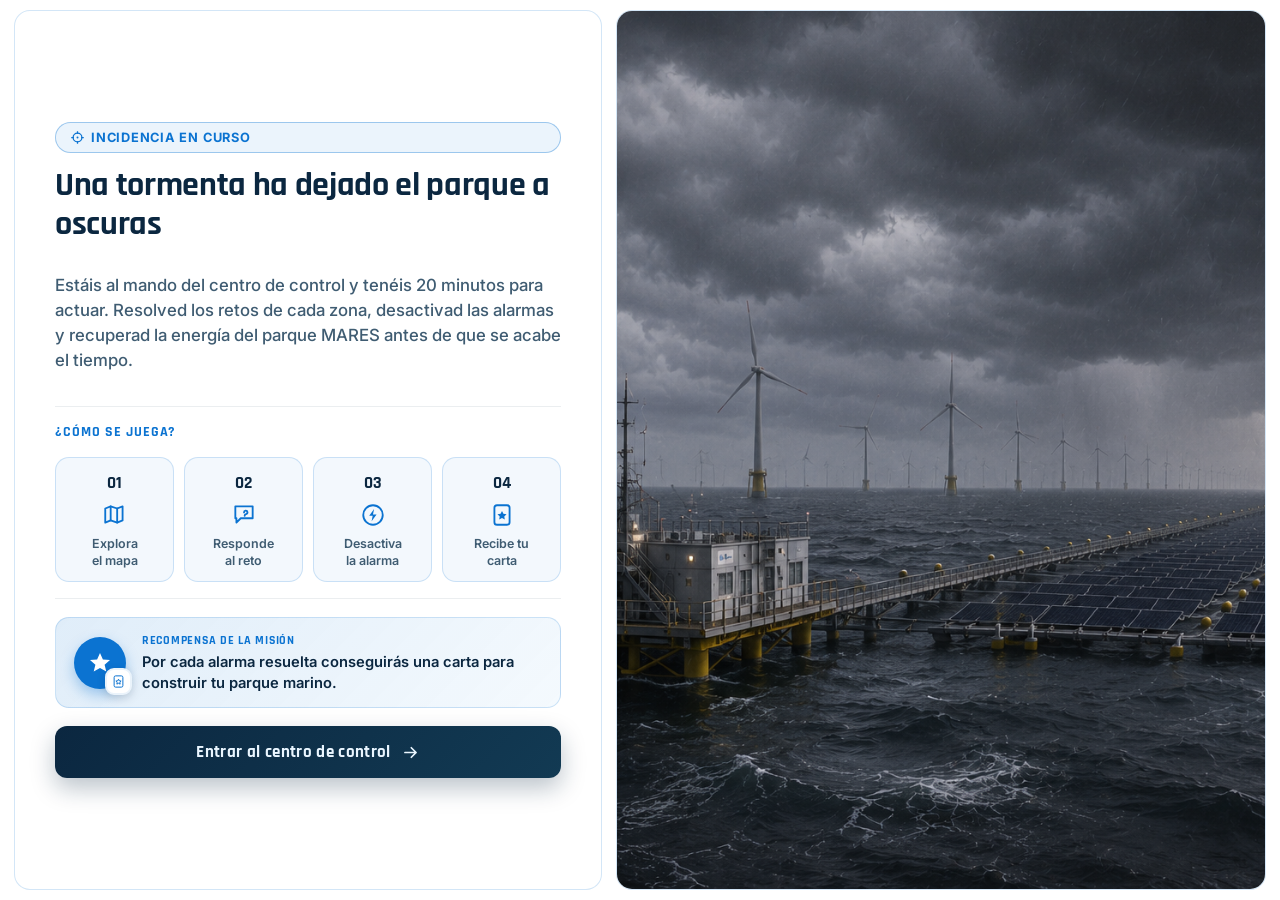
<file: index.html>
<!DOCTYPE html>
<html lang="es">
<head>
  <meta charset="UTF-8" />
  <meta name="viewport" content="width=device-width, initial-scale=1.0" />
  <title>Escape room · MARES</title>
  <link rel="preconnect" href="https://fonts.googleapis.com">
  <link rel="preconnect" href="https://fonts.gstatic.com" crossorigin>
  <link href="https://fonts.googleapis.com/css2?family=Rajdhani:wght@500;600;700&family=Inter:wght@400;500;600;700;800&display=swap" rel="stylesheet">
  <link rel="stylesheet" href="style_mares_pro_v3.css" />
</head>
<body class="screen-start">

<div class="ocean-bg" id="oceanBg" aria-hidden="true"></div>

<div class="app">

  <header class="topbar">
    <div class="brand">
      <div class="brand-icon" aria-hidden="true">
        <svg viewBox="0 0 72 72"><path d="M15 49q6 5 12 0t12 0t12 0t12 0"/><path d="M15 59q6 5 12 0t12 0t12 0t12 0"/><path d="M36 14v27"/><path d="M36 22l16 10"/><path d="M36 22L20 32"/><circle cx="36" cy="22" r="3"/></svg>
      </div>
      <div>
        <h1>Centro de control MARES</h1>
        <p>Parque de energías renovables marinas</p>
      </div>
    </div>
    <div class="hud-right">
      <div class="hud-row-top">
        <div class="status-chip"><span class="status-dot"></span> Sistema en línea</div>
        <div class="timer-chip" id="timerChip">
          <svg viewBox="0 0 24 24" aria-hidden="true"><circle cx="12" cy="13" r="8.5"/><path d="M12 9v4l3 2"/><path d="M9 2h6"/></svg>
          <span id="timerValue">20:00</span>
        </div>
      </div>
      <div class="stats">
        <div class="stat"><span>Alarmas activas</span><strong id="statAlarms">5</strong></div>
        <div class="stat"><span>Energía recuperada</span><strong id="statEnergy">0%</strong></div>
        <div class="stat"><span>Insignias</span><strong id="statBadges">0/5</strong></div>
      </div>
    </div>
  </header>

  <section class="start-screen" id="startScreen">
    <div class="start-grid">
      <div class="panel start-info">
        <span class="kicker"><svg class="kicker-icon" viewBox="0 0 24 24" aria-hidden="true"><circle cx="12" cy="12" r="7"/><path d="M12 2v4M12 18v4M2 12h4M18 12h4"/><circle cx="12" cy="12" r="1.6" fill="currentColor" stroke="none"/></svg>Incidencia en curso</span>
        <h2>Una tormenta ha dejado el parque a oscuras</h2>
        <p>Estáis al mando del centro de control y tenéis 20 minutos para actuar. Resolved los retos de cada zona, desactivad las alarmas y recuperad la energía del parque MARES antes de que se acabe el tiempo.</p>
        <div class="rule-list">
          <h3>¿Cómo se juega?</h3>
          <div class="step-grid">
            <div class="step-card">
              <span class="step-num">01</span>
              <span class="step-icon" aria-hidden="true"><svg viewBox="0 0 24 24"><path d="M3 6l5-2 6 2 5-2v13l-5 2-6-2-5 2z"/><path d="M8 4v13M14 6v13"/></svg></span>
              <span class="step-label">Explora<br>el mapa</span>
            </div>
            <div class="step-card">
              <span class="step-num">02</span>
              <span class="step-icon" aria-hidden="true"><svg viewBox="0 0 24 24"><path d="M4 4h16v11H9l-4 4v-4H4z"/><path d="M12 9.6a1.6 1.6 0 1 1 1.9 1.58c-.75.14-1.3.72-1.3 1.42v.2"/><circle cx="12" cy="15.4" r=".35" fill="currentColor" stroke="none"/></svg></span>
              <span class="step-label">Responde<br>al reto</span>
            </div>
            <div class="step-card">
              <span class="step-num">03</span>
              <span class="step-icon" aria-hidden="true"><svg viewBox="0 0 24 24"><circle cx="12" cy="12" r="9"/><path d="M13 6.5l-4.5 6.3h3.2l-1 5 4.6-6.3h-3.3z" fill="currentColor" stroke="none"/></svg></span>
              <span class="step-label">Desactiva<br>la alarma</span>
            </div>
            <div class="step-card">
              <span class="step-num">04</span>
              <span class="step-icon" aria-hidden="true"><svg viewBox="0 0 24 24"><rect x="5" y="3" width="14" height="18" rx="2.4"/><path d="M12 8.3l1.3 2.6 2.9.4-2.1 2 .5 2.9-2.6-1.4-2.6 1.4.5-2.9-2.1-2 2.9-.4z" fill="currentColor" stroke="none"/></svg></span>
              <span class="step-label">Recibe tu<br>carta</span>
            </div>
          </div>
        </div>
        <div class="reward-note">
          <span class="reward-note-icon" aria-hidden="true">
            <span class="rn-main"><svg viewBox="0 0 24 24"><path d="M12 2l2.9 6.4 7.1.6-5.4 4.7 1.7 6.9L12 16.9 5.7 20.6l1.7-6.9L2 9l7.1-.6z"/></svg></span>
            <span class="rn-badge"><svg viewBox="0 0 24 24"><rect x="5" y="3" width="14" height="18" rx="2.4"/><path d="M12 8.3l1.3 2.6 2.9.4-2.1 2 .5 2.9-2.6-1.4-2.6 1.4.5-2.9-2.1-2 2.9-.4z"/></svg></span>
          </span>
          <div class="reward-note-text">
            <span class="reward-note-title">Recompensa de la misión</span>
            <span>Por cada alarma resuelta conseguirás una carta para construir tu parque marino.</span>
          </div>
        </div>
        <button class="primary" id="startBtn" type="button"><span>Entrar al centro de control</span><svg class="btn-arrow" viewBox="0 0 24 24" aria-hidden="true"><path d="M5 12h14M13 6l6 6-6 6"/></svg></button>
      </div>
      <div class="panel map-card start-preview">
        <img id="mapPreviewSlot" class="map-preview" src="tormenta.png" alt="Vista del parque marino MARES: aerogeneradores flotantes, plataforma solar flotante y dispositivos mareomotrices submarinos"/>
      </div>
    </div>
  </section>

  <div class="hidden" id="gameScreen">
  <main class="layout" id="gameLayout">
    <div class="top-row">
      <section class="question-col" id="questionCol">
        <div class="panel empty-state">
          <h2>Selecciona un sistema del mapa</h2>
          <p>Elige una alarma activa para abrir su ficha técnica con una pregunta y tres posibles respuestas.</p>
        </div>
      </section>

      <section class="map-card panel">
      <div class="map-head">
        <div>
          <h2>Mapa del parque</h2>
        </div>
        <div class="legend">
          <span><i class="dot alarm-dot"></i> Alarma activa</span>
          <span><i class="dot ok-dot"></i> Sistema recuperado</span>
        </div>
      </div>

      <div class="map-frame">
      <svg id="parkMap" viewBox="0 50 1120 710" role="img" aria-label="Mapa operativo del parque marino MARES">
        <defs>
          <pattern id="water" width="80" height="80" patternUnits="userSpaceOnUse">
            <rect width="80" height="80" fill="#0c2536"/>
            <path d="M12 25q10 7 20 0t20 0" class="water-line"/>
            <path d="M34 58q8 5 16 0t16 0" class="water-line soft"/>
          </pattern>
          <filter id="softShadow" x="-20%" y="-20%" width="140%" height="140%">
            <feDropShadow dx="0" dy="6" stdDeviation="7" flood-color="#00121e" flood-opacity="0.35"/>
          </filter>
        </defs>

        <rect x="0" y="0" width="1120" height="760" rx="24" fill="url(#water)"/>

        <g id="zone-solar" class="zone" data-index="1" transform="translate(183 90)">
          <rect width="290" height="290" class="zone-hit"/>
          <g class="asset-grid solar-grid" transform="translate(42 28)"></g>
          <text class="zone-title" x="145" y="270">PLATAFORMAS SOLARES FLOTANTES</text>
        </g>

        <g id="zone-wind" class="zone" data-index="2" transform="translate(648 90)">
          <rect width="290" height="290" class="zone-hit"/>
          <g class="asset-grid wind-grid" transform="translate(42 28)"></g>
          <text class="zone-title" x="145" y="270">AEROGENERADORES FLOTANTES</text>
        </g>

        <g id="zone-sub" class="zone" data-index="3" transform="translate(413 325)">
          <rect width="230" height="160" class="zone-hit"/>
          <g class="substation" transform="translate(38 34)"></g>
          <g class="substation" transform="translate(132 34)"></g>
          <text class="zone-title" x="115" y="135">SUBESTACIONES ELÉCTRICAS</text>
        </g>

        <g id="zone-tide" class="zone" data-index="0" transform="translate(183 430)">
          <rect width="290" height="300" class="zone-hit"/>
          <g class="asset-grid tide-grid" transform="translate(45 22)"></g>
          <text class="zone-title" x="145" y="274">DISPOSITIVOS MAREOMOTRICES</text>
        </g>

        <g id="zone-bio" class="zone" data-index="4" transform="translate(648 430)">
          <rect width="290" height="300" class="zone-hit"/>
          <g class="asset-grid bio-grid" transform="translate(42 22)"></g>
          <text class="zone-title" x="145" y="274">BIODIVERSIDAD MARINA</text>
        </g>
      </svg>
      </div>
      </section>
    </div>

  </main>

  <section class="final panel hidden" id="finale">
    <div class="final-scroll">

      <div class="final-top">
        <div class="final-left">
          <div class="mission-badge" id="missionBadge"></div>
          <h2 id="finalHeadline">Informe final del parque</h2>
          <p id="finalText"></p>

          <div class="energy-card">
            <span class="energy-card-label">Energía restablecida</span>
            <div class="energy-card-row">
              <div class="energy-ring-wrap">
                <svg class="energy-ring" viewBox="0 0 100 100" aria-hidden="true">
                  <circle class="energy-ring-track" cx="50" cy="50" r="42"/>
                  <circle class="energy-ring-fill" id="energyRingFill" cx="50" cy="50" r="42"/>
                </svg>
                <svg class="energy-ring-bolt" viewBox="0 0 24 24" aria-hidden="true"><path d="M13 2L4 14h6l-1 8 9-12h-6l1-8z"/></svg>
              </div>
              <div class="energy-card-value">
                <strong id="finalEnergyValue">0%</strong>
                <span>Producción del parque</span>
              </div>
            </div>
          </div>

          <button class="primary final-restart" id="restartBtn" type="button"><span>Reiniciar misión</span></button>
        </div>

        <div class="final-right">
          <div class="final-photo-frame">
            <img class="final-photo-img" src="parque_vista.png" alt="Vista del parque marino MARES totalmente operativo: aerogeneradores flotantes, plataforma solar flotante y dispositivos mareomotrices submarinos"/>
          </div>
        </div>
      </div>

      <div class="collection">
        <div class="collection-head">
          <div class="collection-head-icon" aria-hidden="true">
            <svg viewBox="0 0 24 24"><rect x="3" y="3" width="7" height="7" rx="1.4"/><rect x="14" y="3" width="7" height="7" rx="1.4"/><rect x="3" y="14" width="7" height="7" rx="1.4"/><rect x="14" y="14" width="7" height="7" rx="1.4"/></svg>
          </div>
          <div>
            <h3>Tu colección MARES</h3>
            <p>Estas son las cartas de tecnología que has conseguido.</p>
          </div>
        </div>
        <div class="collection-body">
          <div class="collection-grid" id="collectionGrid"></div>
          <div class="collection-side">
            <div class="collection-side-icon" aria-hidden="true">★</div>
            <span class="collection-side-kicker">Colección completa</span>
            <strong id="collectionCount">0/5</strong>
            <span class="collection-side-caption">cartas conseguidas</span>
            <p id="collectionNote"></p>
          </div>
        </div>
      </div>
    </div>
  </section>
  </div>

  <div class="modal hidden" id="resultModal" role="dialog" aria-modal="true" aria-labelledby="resultTitle">
    <div class="modal-card">
      <div class="modal-head">
        <div class="modal-icon" id="resultIcon"></div>
        <div>
          <span>Resultado</span>
          <h4 id="resultTitle">Resultado</h4>
        </div>
        <button class="modal-close" id="resultClose" type="button" aria-label="Cerrar">×</button>
      </div>
      <div class="modal-body">
        <p id="resultMsg"></p>
        <button class="primary modal-continue" id="resultContinue" type="button"><span>Continuar</span></button>
      </div>
    </div>
  </div>
  <div class="modal hidden memory-modal" id="memoryModal" role="dialog" aria-modal="true" aria-labelledby="memoryModalTitle">
    <div class="modal-card memory-modal-card">
      <div class="modal-head">
        <div class="modal-icon" aria-hidden="true"><svg viewBox="0 0 24 24"><path d="M2 8h13a2.5 2.5 0 1 0-2-4"/><path d="M2 13h17a2.5 2.5 0 1 1-2 4"/></svg></div>
        <div>
          <span>Actividad</span>
          <h4 id="memoryModalTitle">Memoria · Eólica marina</h4>
        </div>
        <button class="modal-close" id="memoryClose" type="button" aria-label="Cerrar">×</button>
      </div>
      <div class="modal-body memory-modal-body">
        <iframe id="memoryFrame" class="memory-frame" title="Juego de memoria de curiosidades de la eólica marina" src="" loading="lazy"></iframe>
      </div>
    </div>
  </div>
  <div class="modal hidden memory-modal puzzle-modal" id="puzzleModal" role="dialog" aria-modal="true" aria-labelledby="puzzleModalTitle">
    <div class="modal-card memory-modal-card puzzle-modal-card">
      <div class="modal-head">
        <div class="modal-icon" aria-hidden="true"><svg viewBox="0 0 24 24"><path d="M4 4h7v7H4zM13 4h7v7h-7zM4 13h7v7H4zM13 13h7v7h-7z"/></svg></div>
        <div>
          <span>Actividad</span>
          <h4 id="puzzleModalTitle">Puzle · Parque marino</h4>
        </div>
        <button class="modal-close" id="puzzleClose" type="button" aria-label="Cerrar">×</button>
      </div>
      <div class="modal-body memory-modal-body">
        <iframe id="puzzleFrame" class="memory-frame puzzle-frame" title="Puzle del parque marino híbrido" src="" loading="lazy"></iframe>
      </div>
    </div>
  </div>
</div>
<script src="app_mares_pro_v3.js"></script>
</body>
</html>
</file>
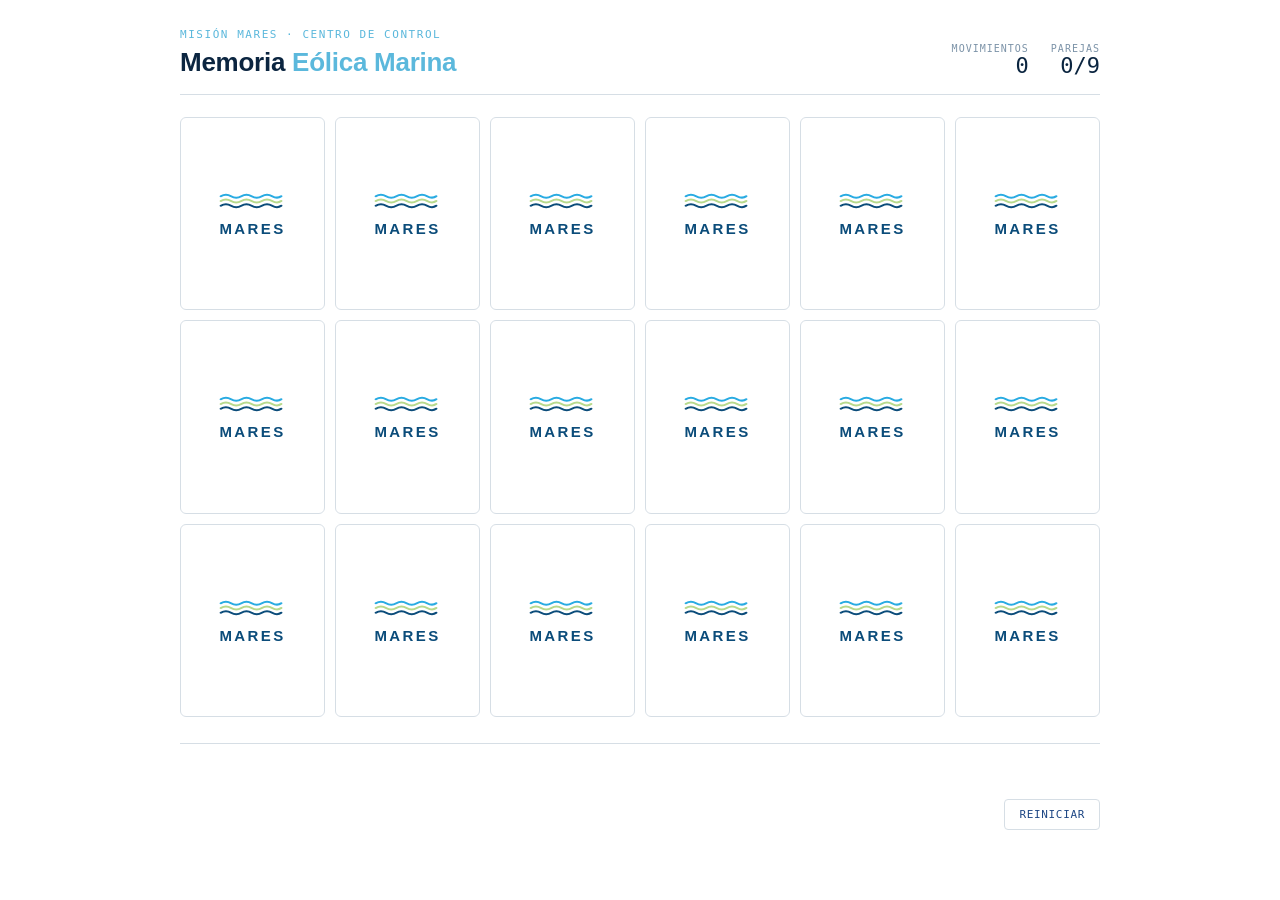
<file: memoria_eolica.html>
<!DOCTYPE html>
<html lang="es">
<head>
<meta charset="UTF-8">
<meta name="viewport" content="width=device-width, initial-scale=1.0">
<title>Memoria · Eólica Marina</title>
<style>
  :root{
    --blue-deep:#0B2540;
    --blue:#1E4785;
    --blue-light:#5BB8DC;
    --ink:#16304A;
    --muted:#7C93A8;
    --border:#D6DEE5;
    --soft:#F4F7FA;
    --white:#FFFFFF;
    --amber:#F2A93B;
    --mono: ui-monospace, "SF Mono", "JetBrains Mono", Consolas, monospace;
    --sans: -apple-system, "Segoe UI", "Inter", Helvetica, Arial, sans-serif;
  }

  *{ box-sizing:border-box; }

  body{
    margin:0;
    min-height:100vh;
    background:var(--white);
    color:var(--ink);
    font-family:var(--sans);
    padding:28px 16px 60px;
    display:flex;
    flex-direction:column;
    align-items:center;
  }

  /* ---------- HEADER ---------- */
  .console{
    width:100%;
    max-width:920px;
  }

  .console-top{
    display:flex;
    justify-content:space-between;
    align-items:flex-end;
    flex-wrap:wrap;
    gap:14px;
    border-bottom:1px solid var(--border);
    padding-bottom:16px;
    margin-bottom:22px;
  }

  .eyebrow{
    font-family:var(--mono);
    font-size:11px;
    letter-spacing:.14em;
    color:var(--blue-light);
    text-transform:uppercase;
    margin:0 0 6px;
  }

  h1{
    margin:0;
    font-size:26px;
    font-weight:700;
    letter-spacing:-0.01em;
    color:var(--blue-deep);
  }

  h1 span{ color:var(--blue-light); }

  .readouts{
    display:flex;
    gap:22px;
    font-family:var(--mono);
  }

  .readout{ text-align:right; }
  .readout .label{
    font-size:10px;
    letter-spacing:.1em;
    color:var(--muted);
    text-transform:uppercase;
    display:block;
  }
  .readout .value{
    font-size:22px;
    color:var(--blue-deep);
    line-height:1.1;
  }

  /* ---------- GRID ---------- */
  .grid{
    display:grid;
    grid-template-columns:repeat(6, 1fr);
    gap:10px;
    width:100%;
    max-width:920px;
  }

  @media (max-width:720px){
    .grid{ grid-template-columns:repeat(3, 1fr); }
  }

  .card{
    perspective:900px;
    aspect-ratio: 3 / 4;
  }

  .card-inner{
    position:relative;
    width:100%;
    height:100%;
    transition:transform .45s cubic-bezier(.4,.2,.2,1);
    transform-style:preserve-3d;
    cursor:pointer;
  }

  .card.flipped .card-inner{ transform:rotateY(180deg); }
  .card.matched .card-inner{ cursor:default; }

  .face{
    position:absolute;
    inset:0;
    border-radius:6px;
    display:flex;
    flex-direction:column;
    align-items:center;
    justify-content:center;
    backface-visibility:hidden;
    padding:8px;
    text-align:center;
  }

  .face-back{
    background:var(--white);
    border:1px solid var(--border);
  }

  .face-back .logo{
    font-family:var(--sans);
    font-weight:700;
    font-size:15px;
    letter-spacing:.16em;
    color:#0B4C7A;
  }

  .logo-block{
    display:inline-flex;
    flex-direction:column;
    align-items:flex-start;
  }

  .face-back .logo-mark{
    width:64px;
    height:22px;
    margin-bottom:8px;
    display:block;
  }

  .face-front{
    background:var(--soft);
    color:var(--ink);
    transform:rotateY(180deg);
    border:1px solid #C9D6E0;
  }

  .card.matched .face-front{
    background:#EAF6EE;
    border-color:#8FCB9F;
  }

  .face-front .icon{
    width:34px;
    height:34px;
    color:var(--blue);
    margin-bottom:6px;
  }

  .card.matched .face-front .icon{ color:#2F8F4E; }

  .face-front .txt{
    font-size:10.5px;
    line-height:1.28;
    color:var(--ink);
  }

  .face-front .tag{
    font-family:var(--mono);
    font-size:8.5px;
    letter-spacing:.08em;
    color:var(--muted);
    text-transform:uppercase;
    margin-bottom:3px;
  }

  /* ---------- LOG / FEED ---------- */
  .feed{
    margin-top:26px;
    width:100%;
    max-width:920px;
    border-top:1px solid var(--border);
    padding-top:14px;
    min-height:40px;
  }
  .feed-line{
    font-family:var(--mono);
    font-size:12px;
    color:var(--blue);
    opacity:0;
    animation:fadein .3s forwards;
  }
  @keyframes fadein{ to{ opacity:1; } }

  /* ---------- WIN OVERLAY ---------- */
  .overlay{
    position:fixed;
    inset:0;
    background:rgba(11,37,64,0.55);
    display:none;
    align-items:center;
    justify-content:center;
    padding:20px;
    z-index:10;
  }
  .overlay.show{ display:flex; }

  .panel{
    background:var(--white);
    color:var(--ink);
    border-radius:8px;
    border:1px solid var(--border);
    padding:32px 28px;
    max-width:400px;
    text-align:center;
  }
  .panel .eyebrow{ color:var(--blue); }
  .panel h2{ margin:6px 0 10px; font-size:22px; color:var(--blue-deep); }
  .panel p{ font-size:14px; color:var(--muted); margin:0 0 20px; line-height:1.5;}

  .btn{
    font-family:var(--mono);
    font-size:12px;
    letter-spacing:.06em;
    text-transform:uppercase;
    background:var(--blue);
    color:white;
    border:none;
    padding:11px 22px;
    border-radius:4px;
    cursor:pointer;
  }
  .btn:hover{ background:var(--blue-deep); }

  .restart-wrap{
    width:100%;
    max-width:920px;
    display:flex;
    justify-content:flex-end;
    margin-top:16px;
  }
  .restart{
    font-family:var(--mono);
    font-size:11px;
    letter-spacing:.06em;
    text-transform:uppercase;
    background:transparent;
    color:var(--blue);
    border:1px solid var(--border);
    padding:8px 14px;
    border-radius:4px;
    cursor:pointer;
  }
  .restart:hover{ border-color:var(--blue); }
</style>
</head>
<body>

<div class="console">
  <div class="console-top">
    <div>
      <p class="eyebrow">Misión MARES · Centro de control</p>
      <h1>Memoria <span>Eólica Marina</span></h1>
    </div>
    <div class="readouts">
      <div class="readout">
        <span class="label">Movimientos</span>
        <span class="value" id="moves">0</span>
      </div>
      <div class="readout">
        <span class="label">Parejas</span>
        <span class="value"><span id="matches">0</span>/9</span>
      </div>
    </div>
  </div>

  <div class="grid" id="grid"></div>

  <div class="feed" id="feed"></div>

  <div class="restart-wrap">
    <button class="restart" id="restart">Reiniciar</button>
  </div>
</div>

<div class="overlay" id="overlay">
  <div class="panel">
    <p class="eyebrow">Sistema estabilizado</p>
    <h2>Todas las parejas encontradas</h2>
    <p id="summary">Has resuelto las 9 curiosidades de la eólica marina.</p>
    <button class="btn" id="playAgain">Jugar de nuevo</button>
  </div>
</div>

<script>
const ICONS = {
  viento: `<svg viewBox="0 0 24 24" fill="none" stroke="currentColor" stroke-width="1.6" stroke-linecap="round"><path d="M2 8h13a2.5 2.5 0 1 0-2-4"/><path d="M2 13h17a2.5 2.5 0 1 1-2 4"/><path d="M2 18h9a2 2 0 1 0-1.6-3.2"/></svg>`,
  palas: `<svg viewBox="0 0 24 24" fill="none" stroke="currentColor" stroke-width="1.6" stroke-linecap="round" stroke-linejoin="round"><circle cx="12" cy="12" r="1.6" fill="currentColor" stroke="none"/><path d="M12 12C12 7 10 3 7 2c-1 3 1 7 5 10Z"/><path d="M12 12c4.5 1.5 8 1 9-2-2.5-2-6.5-1.5-9 2Z"/><path d="M12 12c-2 4-1.5 7.5 2 9.5 1.5-3-.5-7-2-9.5Z"/></svg>`,
  gondola: `<svg viewBox="0 0 24 24" fill="none" stroke="currentColor" stroke-width="1.6" stroke-linecap="round" stroke-linejoin="round"><rect x="4" y="9" width="14" height="6" rx="1.5"/><path d="M18 12h3"/><path d="M6 9V6.5"/><circle cx="9" cy="12" r="1"/></svg>`,
  rotor: `<svg viewBox="0 0 24 24" fill="none" stroke="currentColor" stroke-width="1.6" stroke-linecap="round"><circle cx="12" cy="12" r="9"/><path d="M12 3v9l6 4"/></svg>`,
  torre: `<svg viewBox="0 0 24 24" fill="none" stroke="currentColor" stroke-width="1.6" stroke-linecap="round" stroke-linejoin="round"><path d="M10 2h4l1 19H9L10 2Z"/><path d="M9.4 8h5.2"/><path d="M8.8 14h6.4"/></svg>`,
  flotador: `<svg viewBox="0 0 24 24" fill="none" stroke="currentColor" stroke-width="1.6" stroke-linecap="round" stroke-linejoin="round"><path d="M11 2v9"/><rect x="6" y="11" width="10" height="5" rx="1"/><path d="M2 20c1.5-1.5 3-1.5 4.5 0s3 1.5 4.5 0 3-1.5 4.5 0 3 1.5 4.5 0"/></svg>`,
  palanegra: `<svg viewBox="0 0 24 24" fill="none" stroke="currentColor" stroke-width="1.6" stroke-linecap="round" stroke-linejoin="round"><circle cx="12" cy="12" r="1.6" fill="currentColor" stroke="none"/><path d="M12 12C12 7 10 3 7 2c-1 3 1 7 5 10Z" fill="currentColor" fill-opacity="0.85"/><path d="M12 12c4.5 1.5 8 1 9-2-2.5-2-6.5-1.5-9 2Z"/><path d="M12 12c-2 4-1.5 7.5 2 9.5 1.5-3-.5-7-2-9.5Z"/></svg>`,
  mantenimiento: `<svg viewBox="0 0 24 24" fill="none" stroke="currentColor" stroke-width="1.6" stroke-linecap="round" stroke-linejoin="round"><path d="M14.7 6.3a4 4 0 1 0-5.4 5.4L3 18l3 3 6.3-6.3a4 4 0 0 0 5.4-5.4l-2.6 2.6-2-2 2.6-2.6Z"/></svg>`,
  vidautil: `<svg viewBox="0 0 24 24" fill="none" stroke="currentColor" stroke-width="1.6" stroke-linecap="round" stroke-linejoin="round"><circle cx="12" cy="13" r="8"/><path d="M12 9v4l3 2"/><path d="M9 2h6"/></svg>`
};

const ITEMS = [
  { key:"viento", tag:"Viento en el mar", txt:"Más fuerte y constante que en tierra: no encuentra montañas, edificios ni árboles que lo frenen." },
  { key:"palas", tag:"Palas", txt:"Giran despacio a simple vista, pero la punta puede alcanzar más de 300 km/h." },
  { key:"gondola", tag:"Góndola", txt:"Es la \u201ccabeza\u201d del aerogenerador: gira sola para orientarse siempre de frente al viento." },
  { key:"rotor", tag:"Rotor", txt:"Conecta las palas con la góndola y transforma el giro del viento en movimiento mecánico." },
  { key:"torre", tag:"Torre", txt:"La más alta alcanza\n185 metros: como un edificio de 58 pisos." },
  { key:"flotador", tag:"Plataforma", txt:"En el mar no hace falta clavar la turbina al fondo: flota y se ancla con cadenas al lecho marino." },
  { key:"palanegra", tag:"Aves", txt:"Pintar una pala de negro reduce hasta un 70% las colisiones de aves al girar." },
  { key:"mantenimiento", tag:"Mantenimiento", txt:"Los técnicos suben a la góndola en ascensores o helicóptero y, a veces por escaleras." },
  { key:"vidautil", tag:"Vida útil", txt:"Suele diseñarse para funcionar unos 25-30 años antes de ser sustituido o reacondicionado." }
];

let deck = [];
let flippedCards = [];
let matchedCount = 0;
let moveCount = 0;
let lockBoard = false;

const grid = document.getElementById("grid");
const movesEl = document.getElementById("moves");
const matchesEl = document.getElementById("matches");
const feedEl = document.getElementById("feed");
const overlay = document.getElementById("overlay");

function shuffle(arr){
  for(let i = arr.length - 1; i > 0; i--){
    const j = Math.floor(Math.random() * (i + 1));
    [arr[i], arr[j]] = [arr[j], arr[i]];
  }
  return arr;
}

function buildDeck(){
  const pairs = [];
  ITEMS.forEach(item => {
    pairs.push({ key:item.key, type:"icon", tag:item.tag, txt:item.tag });
    pairs.push({ key:item.key, type:"text", tag:item.tag, txt:item.txt });
  });
  return shuffle(pairs);
}

function logLine(text){
  const line = document.createElement("div");
  line.className = "feed-line";
  line.textContent = text;
  feedEl.prepend(line);
  while(feedEl.children.length > 4){
    feedEl.removeChild(feedEl.lastChild);
  }
}

function render(){
  grid.innerHTML = "";
  deck.forEach((item, index) => {
    const card = document.createElement("div");
    card.className = "card";
    card.dataset.index = index;

    const inner = document.createElement("div");
    inner.className = "card-inner";

    const back = document.createElement("div");
    back.className = "face face-back";
    back.innerHTML = `
      <div class="logo-block">
        <svg class="logo-mark" viewBox="-3 -3 106 46" fill="none" stroke-linecap="round" preserveAspectRatio="none">
          <path d="M0,10 Q8.5,4 17,10 T34,10 T51,10 T68,10 T85,10 T100,10" stroke="#29ABE2" stroke-width="4.2"/>
          <path d="M0,20 Q8.5,14 17,20 T34,20 T51,20 T68,20 T85,20 T100,20" stroke="#B7D98C" stroke-width="4.2"/>
          <path d="M0,30 Q8.5,24 17,30 T34,30 T51,30 T68,30 T85,30 T100,30" stroke="#0B4C7A" stroke-width="4.2"/>
        </svg>
        <span class="logo">MARES</span>
      </div>`;

    const front = document.createElement("div");
    front.className = "face face-front";

    if(item.type === "icon"){
      front.innerHTML = `<span class="icon">${ICONS[item.key]}</span><span class="txt">${item.tag}</span>`;
    } else {
      front.innerHTML = `<span class="tag">${item.tag}</span><span class="txt">${item.txt}</span>`;
    }

    inner.appendChild(back);
    inner.appendChild(front);
    card.appendChild(inner);
    card.addEventListener("click", () => onCardClick(card, item));
    grid.appendChild(card);
  });
}

function onCardClick(card, item){
  if(lockBoard) return;
  if(card.classList.contains("flipped") || card.classList.contains("matched")) return;
  if(flippedCards.length === 2) return;

  card.classList.add("flipped");
  flippedCards.push({ card, item });

  if(flippedCards.length === 2){
    moveCount++;
    movesEl.textContent = moveCount;
    checkMatch();
  }
}

function checkMatch(){
  const [a, b] = flippedCards;
  if(a.item.key === b.item.key){
    lockBoard = true;
    setTimeout(() => {
      a.card.classList.add("matched");
      b.card.classList.add("matched");
      matchedCount++;
      matchesEl.textContent = matchedCount;
      logLine(`✓ Pareja confirmada: ${a.item.tag}`);
      flippedCards = [];
      lockBoard = false;
      if(matchedCount === ITEMS.length){
        setTimeout(showWin, 500);
      }
    }, 400);
  } else {
    lockBoard = true;
    setTimeout(() => {
      a.card.classList.remove("flipped");
      b.card.classList.remove("flipped");
      flippedCards = [];
      lockBoard = false;
    }, 800);
  }
}

function showWin(){
  document.getElementById("summary").textContent =
    `Has resuelto las 9 curiosidades de la eólica marina en ${moveCount} movimientos.`;
  overlay.classList.add("show");
}

function startGame(){
  deck = buildDeck();
  flippedCards = [];
  matchedCount = 0;
  moveCount = 0;
  lockBoard = false;
  movesEl.textContent = 0;
  matchesEl.textContent = 0;
  feedEl.innerHTML = "";
  overlay.classList.remove("show");
  render();
}

document.getElementById("restart").addEventListener("click", startGame);
document.getElementById("playAgain").addEventListener("click", startGame);

startGame();
</script>
</body>
</html>
</file>
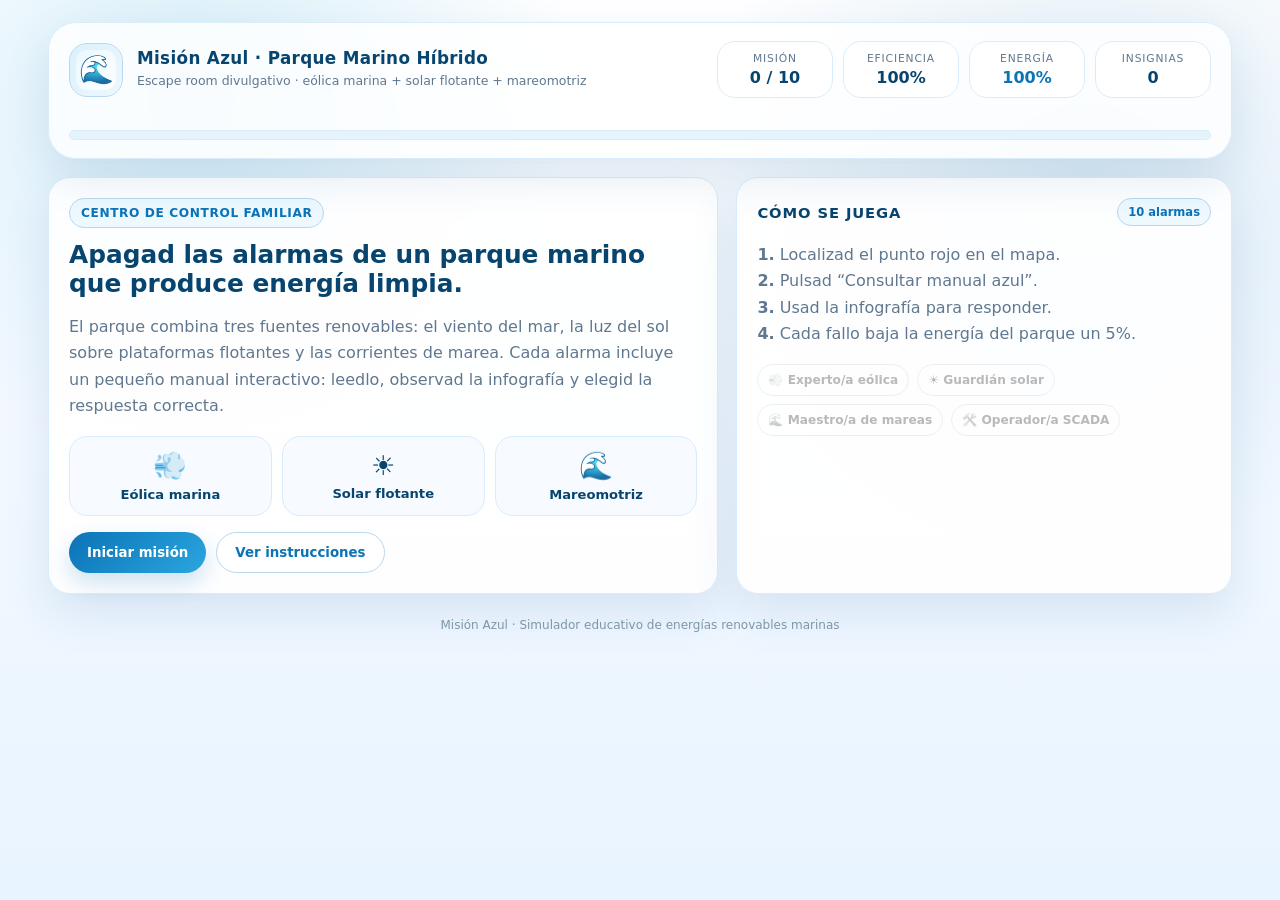
<file: mision_azul_interactiva.html>
<!DOCTYPE html>
<html lang="es">
<head>
<meta charset="UTF-8">
<meta name="viewport" content="width=device-width, initial-scale=1.0">
<title>Misión Azul · Escape Room Parque Marino Híbrido</title>
<style>
:root{
  --bg:#f4f9ff;
  --bg2:#e8f4ff;
  --panel:#ffffff;
  --panel2:#f7fbff;
  --ink:#12344d;
  --muted:#5f7890;
  --line:#b8d8ef;
  --line2:#d9ecfb;
  --blue:#0b73b7;
  --blue2:#2aa6df;
  --deep:#07456f;
  --ok:#1f9d66;
  --warn:#f59e0b;
  --bad:#e05252;
  --shadow:0 18px 45px rgba(35,102,150,.13);
  --radius:22px;
  --font:Inter, ui-sans-serif, system-ui, -apple-system, BlinkMacSystemFont, "Segoe UI", sans-serif;
}
*{box-sizing:border-box}
html,body{margin:0;padding:0}
body{
  min-height:100vh;
  background:
    radial-gradient(circle at 15% 10%, rgba(42,166,223,.18), transparent 28%),
    radial-gradient(circle at 85% 20%, rgba(11,115,183,.12), transparent 30%),
    linear-gradient(180deg, #ffffff 0%, var(--bg) 42%, var(--bg2) 100%);
  color:var(--ink);
  font-family:var(--font);
}
button,input{font-family:inherit}
.wrap{max-width:1220px;margin:0 auto;padding:22px 18px 70px}
.topbar{
  display:flex;justify-content:space-between;align-items:center;gap:18px;flex-wrap:wrap;
  background:rgba(255,255,255,.82);backdrop-filter: blur(10px);
  border:1px solid var(--line2);border-radius:28px;padding:18px 20px;box-shadow:var(--shadow)
}
.brand{display:flex;gap:14px;align-items:center}
.logo{
  width:54px;height:54px;border-radius:18px;background:linear-gradient(135deg,#e8f7ff,#fff);
  display:grid;place-items:center;border:1px solid var(--line);font-size:28px;box-shadow:inset 0 0 0 6px rgba(42,166,223,.08)
}
.brand h1{font-size:1.05rem;margin:0;color:var(--deep);letter-spacing:.02em}
.brand p{font-size:.78rem;margin:3px 0 0;color:var(--muted)}
.stats{display:flex;gap:10px;flex-wrap:wrap}
.stat{background:var(--panel);border:1px solid var(--line2);border-radius:18px;padding:10px 14px;min-width:116px;text-align:center}
.stat .lbl{display:block;color:var(--muted);font-size:.67rem;text-transform:uppercase;letter-spacing:.08em;margin-bottom:3px}
.stat .val{font-weight:800;color:var(--deep)}
.stat .val.warn{color:var(--blue)}
.progressbar{width:100%;height:10px;background:#e5f3fd;border-radius:999px;overflow:hidden;margin-top:14px;border:1px solid var(--line2)}
.progressbar span{display:block;height:100%;width:0%;background:linear-gradient(90deg,var(--blue),var(--blue2));border-radius:999px;transition:width .45s ease}
.panel{background:rgba(255,255,255,.94);border:1px solid var(--line2);border-radius:var(--radius);box-shadow:var(--shadow);padding:20px}
.intro{margin-top:18px;display:grid;grid-template-columns:1fr;gap:18px}
@media(min-width:900px){.intro{grid-template-columns:1.15fr .85fr}}
.kicker{display:inline-flex;gap:7px;align-items:center;color:var(--blue);background:#edf8ff;border:1px solid var(--line);border-radius:999px;padding:7px 11px;font-size:.76rem;font-weight:800;text-transform:uppercase;letter-spacing:.05em}
h2{margin:13px 0 10px;color:var(--deep);font-size:1.55rem;line-height:1.15}
p{line-height:1.65;color:var(--muted)}
.btn{border:0;border-radius:999px;background:linear-gradient(135deg,var(--blue),var(--blue2));color:white;font-weight:800;padding:12px 18px;cursor:pointer;box-shadow:0 10px 22px rgba(11,115,183,.2)}
.btn:hover{filter:brightness(1.04);transform:translateY(-1px)}
.btn.ghost{background:white;color:var(--blue);border:1px solid var(--line);box-shadow:none}
.btn.soft{background:#edf8ff;color:var(--deep);border:1px solid var(--line);box-shadow:none}
.actions{display:flex;gap:10px;flex-wrap:wrap;margin-top:16px}
.mini-cards{display:grid;grid-template-columns:repeat(3,1fr);gap:10px;margin-top:14px}
.mini{background:var(--panel2);border:1px solid var(--line2);border-radius:18px;padding:13px;text-align:center;color:var(--deep);font-weight:800;font-size:.82rem}
.mini span{display:block;font-size:1.7rem;margin-bottom:5px}
.game{display:grid;grid-template-columns:1fr;gap:18px;margin-top:18px}
@media(min-width:980px){.game{grid-template-columns:1.25fr .95fr}}
.panel-title{display:flex;align-items:center;justify-content:space-between;gap:10px;margin-bottom:12px}
.panel-title h3{margin:0;color:var(--deep);font-size:.92rem;text-transform:uppercase;letter-spacing:.06em}.badge{font-size:.72rem;color:var(--blue);background:#edf8ff;border:1px solid var(--line);border-radius:999px;padding:6px 10px;font-weight:800}
#mapPanel svg{width:100%;height:auto;display:block;background:linear-gradient(#fbfdff,#eef8ff);border:1px solid var(--line2);border-radius:20px;overflow:hidden}
.sea-line{stroke:#cfe8f9;stroke-width:1;fill:none}.coast{fill:#fff;stroke:#b7d8ef;stroke-width:2}.cable{stroke:#8fc5e8;stroke-width:2;fill:none;stroke-dasharray:5 6}.node text{font-size:12px;fill:#59768f;font-weight:700}.node .ring{fill:#fff;stroke:#98cfee;stroke-width:3}.node .icon{font-size:25px}.node.active .ring{stroke:var(--bad);animation:pulse 1.3s infinite}.node.active text{fill:var(--bad)}.node.done .ring{stroke:var(--ok);fill:#effff7}.node.done text{fill:var(--ok)}@keyframes pulse{0%{stroke-width:3;opacity:1}50%{stroke-width:9;opacity:.35}100%{stroke-width:3;opacity:1}}
.incident-head{border-bottom:1px solid var(--line2);padding-bottom:13px;margin-bottom:14px}.phase{display:inline-block;font-size:.72rem;color:var(--blue);background:#edf8ff;border:1px solid var(--line);padding:6px 10px;border-radius:999px;font-weight:800;margin-bottom:9px}.incident-head h2{font-size:1.18rem;margin:0 0 8px}.scenario{margin:0;color:var(--muted);font-size:.91rem}
.learn-toggle{width:100%;display:flex;justify-content:space-between;align-items:center;gap:12px;background:#f1f9ff;border:1px solid var(--line);border-radius:18px;padding:13px 15px;color:var(--deep);font-weight:900;cursor:pointer;margin:12px 0}.learn-toggle span:last-child{font-size:1.2rem}.learn-card{display:none;background:linear-gradient(180deg,#ffffff,#f4fbff);border:1px solid var(--line2);border-radius:20px;padding:15px;margin-bottom:14px}.learn-card.show{display:block;animation:open .22s ease}@keyframes open{from{opacity:0;transform:translateY(-4px)}to{opacity:1;transform:translateY(0)}}.learn-grid{display:grid;grid-template-columns:1fr;gap:12px}@media(min-width:620px){.learn-grid{grid-template-columns:.88fr 1.12fr}}.learn-card h4{margin:0 0 8px;color:var(--blue);font-size:.96rem}.learn-card p{font-size:.86rem;margin:0 0 10px}.fact{background:#edf8ff;border-left:4px solid var(--blue2);border-radius:14px;padding:10px 12px;font-size:.82rem;color:var(--deep);line-height:1.5}.info-svg{background:white;border:1px solid var(--line2);border-radius:18px;padding:8px}.info-svg svg{width:100%;height:auto;display:block}.options{display:grid;gap:9px;margin-top:12px}.opt{text-align:left;background:white;border:1px solid var(--line);border-radius:17px;padding:13px 14px;color:var(--ink);cursor:pointer;font-size:.9rem;line-height:1.42}.opt:hover{border-color:var(--blue2);background:#f6fbff}.opt .letter{display:inline-grid;place-items:center;width:26px;height:26px;border-radius:50%;background:#edf8ff;color:var(--blue);font-weight:900;margin-right:8px}.opt.right{border-color:var(--ok);background:#f1fff8}.opt.wrong{border-color:var(--bad);background:#fff5f5}.opt:disabled{cursor:default;opacity:.83}.feedback{display:none;margin-top:12px;border-radius:17px;padding:13px;line-height:1.55;font-size:.86rem}.feedback.show{display:block}.feedback.ok{background:#f1fff8;border:1px solid #aee4ca;color:#17633f}.feedback.err{background:#fff8ed;border:1px solid #f4cf95;color:#7a4c0a}.hint{display:none;margin-top:10px;color:var(--deep);background:#f8fcff;border:1px dashed var(--line);border-radius:16px;padding:11px;font-size:.82rem}.hint.show{display:block}.log-list{display:grid;gap:8px;max-height:260px;overflow:auto}.log-entry{background:#f7fbff;border:1px solid var(--line2);border-radius:14px;padding:9px 11px;font-size:.78rem;color:var(--muted);line-height:1.4}.empty{color:#91a6b8;font-size:.86rem}.badges{display:flex;gap:8px;flex-wrap:wrap;margin-top:13px}.award{background:#fff;border:1px solid var(--line);border-radius:999px;padding:8px 10px;color:var(--deep);font-weight:800;font-size:.76rem}.award.locked{opacity:.35;filter:grayscale(1)}.finale{margin-top:18px}.final-grid{display:grid;grid-template-columns:1fr;gap:14px}@media(min-width:850px){.final-grid{grid-template-columns:1fr 1fr}}.final-card{background:#f7fbff;border:1px solid var(--line2);border-radius:18px;padding:16px}.final-card h3{margin:0 0 7px;color:var(--deep)}.code{font-size:2rem;font-weight:950;color:var(--blue);letter-spacing:.12em;background:white;border:1px solid var(--line);border-radius:18px;padding:14px;text-align:center}.hidden{display:none!important}footer{text-align:center;margin-top:24px;color:#7d96aa;font-size:.75rem}
.wave{animation:wave 2.2s linear infinite}.spin{transform-origin:center;animation:spin 3s linear infinite}.sunray{animation:glow 1.8s ease-in-out infinite alternate}.boat{animation:boat 3s ease-in-out infinite}@keyframes wave{from{transform:translateX(0)}to{transform:translateX(-24px)}}@keyframes spin{to{transform:rotate(360deg)}}@keyframes glow{from{opacity:.35}to{opacity:1}}@keyframes boat{0%,100%{transform:translateY(0)}50%{transform:translateY(-5px)}}
@media(max-width:620px){.mini-cards{grid-template-columns:1fr}.stat{min-width:0;flex:1}.brand h1{font-size:.95rem}.logo{width:48px;height:48px}.panel{padding:16px}}
</style>
</head>
<body>
<div class="wrap">
  <div class="topbar">
    <div class="brand"><div class="logo">🌊</div><div><h1>Misión Azul · Parque Marino Híbrido</h1><p>Escape room divulgativo · eólica marina + solar flotante + mareomotriz</p></div></div>
    <div class="stats">
      <div class="stat"><span class="lbl">Misión</span><span class="val" id="statMission">0 / 10</span></div>
      <div class="stat"><span class="lbl">Eficiencia</span><span class="val" id="statEff">100%</span></div>
      <div class="stat"><span class="lbl">Energía</span><span class="val warn" id="statEnergy">100%</span></div>
      <div class="stat"><span class="lbl">Insignias</span><span class="val" id="statBadges">0</span></div>
    </div>
    <div class="progressbar"><span id="progressFill"></span></div>
  </div>

  <section class="intro" id="intro">
    <div class="panel">
      <span class="kicker">Centro de control familiar</span>
      <h2>Apagad las alarmas de un parque marino que produce energía limpia.</h2>
      <p>El parque combina tres fuentes renovables: el viento del mar, la luz del sol sobre plataformas flotantes y las corrientes de marea. Cada alarma incluye un pequeño manual interactivo: leedlo, observad la infografía y elegid la respuesta correcta.</p>
      <div class="mini-cards"><div class="mini"><span>💨</span>Eólica marina</div><div class="mini"><span>☀️</span>Solar flotante</div><div class="mini"><span>🌊</span>Mareomotriz</div></div>
      <div class="actions"><button class="btn" id="startBtn">Iniciar misión</button><button class="btn ghost" id="demoBtn">Ver instrucciones</button></div>
    </div>
    <div class="panel">
      <div class="panel-title"><h3>Cómo se juega</h3><span class="badge">10 alarmas</span></div>
      <p><strong>1.</strong> Localizad el punto rojo en el mapa.<br><strong>2.</strong> Pulsad “Consultar manual azul”.<br><strong>3.</strong> Usad la infografía para responder.<br><strong>4.</strong> Cada fallo baja la energía del parque un 5%.</p>
      <div class="badges"><span class="award locked">💨 Experto/a eólica</span><span class="award locked">☀️ Guardián solar</span><span class="award locked">🌊 Maestro/a de mareas</span><span class="award locked">🛠️ Operador/a SCADA</span></div>
    </div>
  </section>

  <section class="game hidden" id="game">
    <div class="panel" id="mapPanel">
      <div class="panel-title"><h3>Mapa del parque</h3><span class="badge" id="mapBadge">Sistema en espera</span></div>
      <svg viewBox="0 0 900 560" role="img" aria-label="Mapa del parque marino híbrido">
        <path class="coast" d="M0,0 H180 C145,95 178,160 150,245 C127,315 165,402 145,560 H0 Z"/>
        <path class="sea-line wave" d="M210 80 q18 14 36 0 t36 0 t36 0 t36 0 t36 0 t36 0 t36 0 t36 0 t36 0 t36 0"/>
        <path class="sea-line wave" d="M240 480 q18 14 36 0 t36 0 t36 0 t36 0 t36 0 t36 0 t36 0 t36 0 t36 0"/>
        <path class="cable" d="M445,280 L180,280 L125,145"/><path class="cable" d="M445,280 L290,120"/><path class="cable" d="M445,280 L640,115"/><path class="cable" d="M445,280 L710,220"/><path class="cable" d="M445,280 L310,440"/><path class="cable" d="M445,280 L650,415"/><path class="cable" d="M445,280 L125,395"/>
        <g class="node" id="node-CTRL" transform="translate(445,280)"><circle class="ring" r="28"/><text class="icon" x="-14" y="9">📡</text><text x="35" y="5">CONTROL</text></g>
        <g class="node" id="node-PUERTO" transform="translate(125,145)"><circle class="ring" r="27"/><text class="icon" x="-13" y="8">🚢</text><text x="35" y="-2">PUERTO</text><text x="35" y="13">BASE</text></g>
        <g class="node" id="node-SOLAR1" transform="translate(290,120)"><circle class="ring" r="27"/><text class="icon" x="-13" y="8">☀️</text><text x="35" y="4">FPV-01</text></g>
        <g class="node" id="node-EOL1" transform="translate(640,115)"><circle class="ring" r="27"/><text class="icon" x="-13" y="8">💨</text><text x="35" y="4">WTG-03</text></g>
        <g class="node" id="node-EOL2" transform="translate(710,220)"><circle class="ring" r="27"/><text class="icon" x="-13" y="8">⚙️</text><text x="35" y="4">WTG-07</text></g>
        <g class="node" id="node-MAREA" transform="translate(310,440)"><circle class="ring" r="27"/><text class="icon" x="-13" y="8">🌊</text><text x="35" y="4">TM-01</text></g>
        <g class="node" id="node-ANCLA" transform="translate(650,415)"><circle class="ring" r="27"/><text class="icon" x="-13" y="8">⚓</text><text x="35" y="4">ANCLAJES</text></g>
        <g class="node" id="node-RECICLA" transform="translate(125,395)"><circle class="ring" r="27"/><text class="icon" x="-13" y="8">♻️</text><text x="35" y="4">RECICLAJE</text></g>
      </svg>
    </div>

    <div>
      <div class="panel" id="incidentPanel"></div>
      <div class="panel" style="margin-top:18px">
        <div class="panel-title"><h3>Registro de misión</h3><span class="badge">SCADA</span></div>
        <div class="log-list" id="logList"><p class="empty">Todavía no hay alarmas resueltas.</p></div>
      </div>
    </div>
  </section>

  <section class="panel finale hidden" id="finale">
    <span class="kicker">Informe final</span>
    <h2>Parque estabilizado</h2>
    <div class="final-grid"><div class="final-card"><h3>Resultado</h3><p id="finalText"></p></div><div class="final-card"><h3>Código final</h3><div class="code">AZUL-2035</div><p>Este código puede abrir una caja física, un formulario o una última prueba del escape room.</p></div></div>
    <div class="badges" id="finalBadges"></div>
    <div class="actions"><button class="btn" id="restartBtn">Reiniciar misión</button></div>
  </section>

  <footer>Misión Azul · Simulador educativo de energías renovables marinas</footer>
</div>

<script>
(function(){
'use strict';
const incidents=[
{node:'PUERTO',tag:'Logística marina',badge:'🛠️ Operador/a SCADA',title:'Alarma 01 · Puerto base bloqueado',scenario:'Un buque con piezas gigantes del parque está esperando para entrar al puerto. Antes de descargar, el equipo debe comprobar si el puerto puede recibirlo con seguridad.',question:'¿Qué dos cosas son más importantes para decidir si un puerto sirve como base del parque?',options:['Que tenga playa cerca y restaurantes','Calado suficiente y muelle resistente','Que esté cerca de una ciudad grande','Que el agua sea muy transparente'],correct:1,learnTitle:'Los puertos son la puerta de entrada del parque',learn:'Los aerogeneradores, plataformas solares y turbinas de marea son piezas enormes. Para moverlas, el puerto necesita suficiente profundidad para los barcos y muelles capaces de soportar mucho peso.',fact:'Dato azul: algunas palas de aerogenerador pueden medir más que un campo de fútbol.',svg:'port'},
{node:'SOLAR1',tag:'Solar flotante',badge:'☀️ Guardián solar',title:'Alarma 02 · Paneles solares con poca energía',scenario:'La plataforma solar flotante FPV-01 está produciendo menos energía de lo normal, aunque hace sol.',question:'¿Qué puede estar reduciendo poco a poco la producción?',options:['Sal, algas y suciedad sobre los paneles','Demasiado silencio en el mar','Que la Luna esté lejos','Que el agua esté azul'],correct:0,learnTitle:'La solar flotante también necesita limpieza',learn:'Los paneles solares convierten la luz en electricidad. En el mar, la sal, las algas y otros organismos pueden cubrir la superficie y dejar pasar menos luz.',fact:'Dato azul: limpiar los paneles puede recuperar parte de la energía perdida.',svg:'solar'},
{node:'EOL1',tag:'Eólica marina',badge:'💨 Experto/a eólica',title:'Alarma 03 · Instalación de aerogenerador',scenario:'Hay que colocar la torre, la góndola y las palas en el mar. El equipo necesita una embarcación muy estable.',question:'¿Qué barco ayuda a instalar aerogeneradores elevándose sobre el agua?',options:['Un crucero turístico','Un WTIV o buque jack-up','Una canoa','Un submarino de paseo'],correct:1,learnTitle:'Barcos que se levantan sobre el mar',learn:'Los buques WTIV tienen patas que bajan hasta el fondo marino. Después elevan el casco para trabajar sin moverse tanto con las olas.',fact:'Dato azul: trabajar estable es clave para levantar piezas de cientos de toneladas.',svg:'wtiv'},
{node:'CTRL',tag:'Centro de control',badge:'🛠️ Operador/a SCADA',title:'Alarma 04 · Mal tiempo en la ruta',scenario:'La operación se retrasa porque hay demasiado oleaje y viento. El centro de control debe decidir cuándo salir.',question:'¿Qué datos ayudan a elegir una ventana segura de trabajo?',options:['Oleaje, viento y marea','El color del barco','El número de gaviotas','La música de la tripulación'],correct:0,learnTitle:'Ventanas operativas',learn:'Una ventana operativa es un periodo en el que el mar permite trabajar con seguridad. Para calcularla se miran olas, viento, corrientes y mareas.',fact:'Dato azul: esperar al buen tiempo puede parecer lento, pero evita accidentes.',svg:'weather'},
{node:'EOL2',tag:'Eólica marina',badge:'💨 Experto/a eólica',title:'Alarma 05 · Turbina con viento pero sin electricidad',scenario:'El sensor indica viento suficiente, pero el aerogenerador WTG-07 produce 0 kW.',question:'Si hay viento pero no hay electricidad, ¿dónde estará probablemente el problema?',options:['En la luz del sol','En una avería interna o conexión eléctrica','En que la marea está baja','En que el mapa es pequeño'],correct:1,learnTitle:'Del viento a la electricidad',learn:'El viento mueve las palas. Ese giro pasa al generador, que produce electricidad. Si hay viento pero no hay producción, puede fallar el generador, la conexión o un sistema interno.',fact:'Dato azul: los sensores ayudan a saber si falla el recurso natural o la máquina.',svg:'wind'},
{node:'MAREA',tag:'Mareomotriz',badge:'🌊 Maestro/a de mareas',title:'Alarma 06 · Mantenimiento en turbina de marea',scenario:'Hay que revisar una turbina instalada en una zona con corrientes fuertes.',question:'¿Cuándo es más seguro hacer el mantenimiento?',options:['Cuando la corriente es máxima','En corriente mínima o cambio de marea','Durante una tormenta','Siempre de noche'],correct:1,learnTitle:'La fuerza de las mareas',learn:'La energía mareomotriz aprovecha el movimiento del agua. Para producir interesa que la corriente sea fuerte, pero para revisar equipos conviene que el agua se mueva poco.',fact:'Dato azul: el mejor momento para producir no siempre es el mejor momento para reparar.',svg:'tide'},
{node:'ANCLA',tag:'Anclajes marinos',badge:'🛠️ Operador/a SCADA',title:'Alarma 07 · Plataforma flotante desplazada',scenario:'Una plataforma solar se ha movido ligeramente de su zona segura tras varios días de temporal.',question:'¿Qué sistema ayuda a mantener una plataforma flotante en su posición?',options:['Anclajes y líneas de fondeo','Sombrillas gigantes','Globos de helio','Redes de pesca decorativas'],correct:0,learnTitle:'Fondeos: los cinturones de seguridad del mar',learn:'Las plataformas flotantes no están pegadas al fondo. Se mantienen en posición mediante anclajes y líneas de fondeo que las sujetan al lecho marino.',fact:'Dato azul: un buen fondeo debe resistir olas, viento y corrientes.',svg:'anchor'},
{node:'SOLAR1',tag:'Hibridación energética',badge:'☀️ Guardián solar',title:'Alarma 08 · Noche sin producción solar',scenario:'El sol se ha puesto y la zona solar deja de producir, pero el parque no se apaga.',question:'¿Por qué un parque híbrido puede seguir aportando energía?',options:['Porque combina varias fuentes, como viento y marea','Porque los paneles funcionan con estrellas','Porque la pintura azul produce electricidad','Porque los cables guardan luz'],correct:0,learnTitle:'Por qué combinar tecnologías',learn:'Un parque híbrido usa varias fuentes renovables. Si una produce menos, otra puede seguir funcionando. Por eso combinar solar, eólica y mareomotriz puede hacer el sistema más estable.',fact:'Dato azul: diversificar es no depender de una sola fuente.',svg:'hybrid'},
{node:'CTRL',tag:'Biodiversidad marina',badge:'🌊 Maestro/a de mareas',title:'Alarma 09 · Aviso de fauna marina',scenario:'El sistema detecta presencia de fauna cerca de una zona de trabajo. Hay que actuar sin dañar el ecosistema.',question:'¿Qué decisión es más responsable?',options:['Parar o reducir la operación y revisar la zona','Ignorar el aviso','Aumentar la velocidad de los barcos','Apagar todos los sensores'],correct:0,learnTitle:'Energía limpia también significa cuidar el entorno',learn:'Los parques marinos deben producir energía reduciendo impactos. Por eso se usan sensores, rutas seguras, estudios ambientales y paradas temporales si aparece fauna sensible.',fact:'Dato azul: una buena ingeniería también protege el océano.',svg:'fauna'},
{node:'RECICLA',tag:'Fin de vida',badge:'♻️ Guardián del ciclo',title:'Alarma 10 · Fin de vida del parque',scenario:'Después de muchos años, toca desmontar parte del parque y recuperar materiales.',question:'¿Qué componente suele ser más difícil de reciclar?',options:['El acero de una estructura','El cobre de los cables','Las palas de material compuesto','Los tornillos metálicos'],correct:2,learnTitle:'El reto de reciclar las palas',learn:'Muchos metales, como acero y cobre, se reciclan muy bien. Las palas de aerogenerador están hechas de materiales compuestos, más ligeros pero más difíciles de separar y reciclar.',fact:'Dato azul: diseñar pensando en el reciclaje ayuda desde el primer día.',svg:'recycle'}
];
let current=0, wrong=0, firstTry=0, energy=100; const earned=new Set();
const $=id=>document.getElementById(id);
function svg(type){
const base={
port:`<svg viewBox="0 0 320 170"><rect x="22" y="98" width="128" height="28" rx="8" fill="#eaf7ff" stroke="#8fc5e8"/><path class="boat" d="M175 92 h92 l-18 34 h-55 z" fill="#dff2ff" stroke="#0b73b7" stroke-width="3"/><path d="M178 126 q18 12 36 0 t36 0 t36 0" fill="none" stroke="#2aa6df" stroke-width="4"/><text x="32" y="116" fill="#07456f" font-size="18" font-weight="800">MUELLE</text><text x="170" y="50" fill="#0b73b7" font-size="16" font-weight="800">calado + resistencia</text></svg>`,
solar:`<svg viewBox="0 0 320 170"><circle cx="58" cy="44" r="24" fill="#ffd166"/><g class="sunray" stroke="#ffd166" stroke-width="4"><line x1="58" y1="7" x2="58" y2="0"/><line x1="58" y1="88" x2="58" y2="78"/><line x1="22" y1="44" x2="10" y2="44"/><line x1="106" y1="44" x2="94" y2="44"/></g><rect x="105" y="72" width="150" height="52" rx="8" fill="#eaf7ff" stroke="#0b73b7" stroke-width="3"/><path d="M105 98 h150 M135 72 v52 M165 72 v52 M195 72 v52 M225 72 v52" stroke="#8fc5e8" stroke-width="2"/><text x="116" y="151" fill="#07456f" font-size="15" font-weight="800">sal + algas = menos luz</text></svg>`,
wtiv:`<svg viewBox="0 0 320 170"><path d="M70 104 h155 l-22 28 h-105 z" fill="#eaf7ff" stroke="#0b73b7" stroke-width="3"/><g class="boat"><line x1="100" y1="28" x2="100" y2="138" stroke="#0b73b7" stroke-width="5"/><line x1="190" y1="28" x2="190" y2="138" stroke="#0b73b7" stroke-width="5"/></g><path d="M40 138 q20 12 40 0 t40 0 t40 0 t40 0 t40 0" fill="none" stroke="#2aa6df" stroke-width="4"/><text x="90" y="22" fill="#07456f" font-size="16" font-weight="800">WTIV: barco estable</text></svg>`,
weather:`<svg viewBox="0 0 320 170"><path d="M30 112 q20 12 40 0 t40 0 t40 0 t40 0 t40 0" fill="none" stroke="#2aa6df" stroke-width="5"/><g class="spin"><circle cx="230" cy="70" r="5" fill="#0b73b7"/><line x1="230" y1="70" x2="230" y2="35" stroke="#0b73b7" stroke-width="4"/><line x1="230" y1="70" x2="260" y2="88" stroke="#0b73b7" stroke-width="4"/><line x1="230" y1="70" x2="200" y2="88" stroke="#0b73b7" stroke-width="4"/></g><text x="28" y="44" fill="#07456f" font-size="15" font-weight="800">olas + viento + marea</text></svg>`,
wind:`<svg viewBox="0 0 320 170"><g class="spin"><circle cx="160" cy="72" r="7" fill="#0b73b7"/><line x1="160" y1="72" x2="160" y2="28" stroke="#0b73b7" stroke-width="5"/><line x1="160" y1="72" x2="198" y2="94" stroke="#0b73b7" stroke-width="5"/><line x1="160" y1="72" x2="122" y2="94" stroke="#0b73b7" stroke-width="5"/></g><line x1="160" y1="78" x2="160" y2="145" stroke="#8fc5e8" stroke-width="8"/><text x="62" y="160" fill="#07456f" font-size="15" font-weight="800">viento → giro → generador</text></svg>`,
tide:`<svg viewBox="0 0 320 170"><path class="wave" d="M18 82 q18 14 36 0 t36 0 t36 0 t36 0 t36 0 t36 0" fill="none" stroke="#2aa6df" stroke-width="6"/><g class="spin"><circle cx="160" cy="90" r="28" fill="none" stroke="#0b73b7" stroke-width="4"/><line x1="160" y1="90" x2="160" y2="63" stroke="#0b73b7" stroke-width="4"/><line x1="160" y1="90" x2="184" y2="104" stroke="#0b73b7" stroke-width="4"/><line x1="160" y1="90" x2="136" y2="104" stroke="#0b73b7" stroke-width="4"/></g><text x="51" y="148" fill="#07456f" font-size="15" font-weight="800">corriente mínima = reparar</text></svg>`,
anchor:`<svg viewBox="0 0 320 170"><rect x="92" y="42" width="130" height="42" rx="10" fill="#eaf7ff" stroke="#0b73b7" stroke-width="3"/><line x1="130" y1="84" x2="95" y2="135" stroke="#8fc5e8" stroke-width="4"/><line x1="190" y1="84" x2="225" y2="135" stroke="#8fc5e8" stroke-width="4"/><path d="M80 140 h55 M205 140 h55" stroke="#0b73b7" stroke-width="6" stroke-linecap="round"/><text x="83" y="24" fill="#07456f" font-size="15" font-weight="800">fondeo mantiene posición</text></svg>`,
hybrid:`<svg viewBox="0 0 320 170"><text x="45" y="76" font-size="36">☀️</text><text x="142" y="76" font-size="36">💨</text><text x="236" y="76" font-size="36">🌊</text><path d="M68 98 L160 130 L252 98" fill="none" stroke="#0b73b7" stroke-width="4"/><text x="74" y="154" fill="#07456f" font-size="15" font-weight="800">varias fuentes = más estabilidad</text></svg>`,
fauna:`<svg viewBox="0 0 320 170"><path class="wave" d="M20 124 q20 12 40 0 t40 0 t40 0 t40 0 t40 0" fill="none" stroke="#2aa6df" stroke-width="5"/><path d="M118 70 q42 -30 86 0 q-44 34 -86 0z" fill="#eaf7ff" stroke="#0b73b7" stroke-width="3"/><circle cx="190" cy="67" r="4" fill="#0b73b7"/><text x="64" y="35" fill="#07456f" font-size="15" font-weight="800">sensores protegen fauna</text></svg>`,
recycle:`<svg viewBox="0 0 320 170"><text x="44" y="90" font-size="42">♻️</text><path d="M140 96 h105" stroke="#0b73b7" stroke-width="5" stroke-linecap="round"/><path d="M210 96 l-20 -34 l58 34 l-58 34z" fill="#eaf7ff" stroke="#0b73b7" stroke-width="3"/><text x="52" y="145" fill="#07456f" font-size="15" font-weight="800">palas = material compuesto</text></svg>`
}; return base[type]||base.hybrid;}
function render(){if(current>=incidents.length)return finish(); const inc=incidents[current]; wrong=0; document.querySelectorAll('.node').forEach(n=>n.classList.remove('active')); $('node-'+inc.node).classList.add('active'); $('mapBadge').textContent=inc.tag; $('incidentPanel').innerHTML=`<div class="incident-head"><span class="phase">${inc.tag}</span><h2>${inc.title}</h2><p class="scenario">${inc.scenario}</p></div><button class="learn-toggle" id="learnBtn"><span>📘 Consultar manual azul</span><span>+</span></button><div class="learn-card" id="learnCard"><div class="learn-grid"><div><h4>${inc.learnTitle}</h4><p>${inc.learn}</p><div class="fact">${inc.fact}</div></div><div class="info-svg">${svg(inc.svg)}</div></div></div><h3 style="margin:10px 0 0;color:var(--deep);font-size:.95rem">${inc.question}</h3><div class="options" id="options"></div><div id="feedback" class="feedback"></div><div class="actions"><button class="btn soft" id="hintBtn">Pista</button></div><div id="hint" class="hint">La respuesta está en el manual azul y en la infografía.</div>`;
$('learnBtn').onclick=()=>{$('learnCard').classList.toggle('show'); $('learnBtn').querySelector('span:last-child').textContent=$('learnCard').classList.contains('show')?'−':'+'}; $('hintBtn').onclick=()=>$('hint').classList.add('show'); const opts=$('options'), letters=['A','B','C','D']; inc.options.forEach((op,i)=>{let b=document.createElement('button'); b.className='opt'; b.innerHTML=`<span class="letter">${letters[i]}</span>${op}`; b.onclick=()=>answer(i,b); opts.appendChild(b);}); updateHud();}
function answer(i,b){const inc=incidents[current], fb=$('feedback'); if(i===inc.correct){b.classList.add('right'); [...$('options').children].forEach(x=>x.disabled=true); if(wrong===0)firstTry++; earned.add(inc.badge); $('node-'+inc.node).classList.remove('active'); $('node-'+inc.node).classList.add('done'); fb.className='feedback show ok'; fb.innerHTML='<strong>Alarma apagada.</strong> '+inc.learn; log(`${inc.title} resuelta`); setTimeout(()=>{current++; render();},1550);}else{b.classList.add('wrong'); b.disabled=true; wrong++; energy=Math.max(0,energy-5); fb.className='feedback show err'; fb.textContent='Esa decisión no apaga la alarma. La energía del parque baja un 5%. Revisa el manual azul y vuelve a intentarlo.'; updateHud();}}
function updateHud(){ $('statMission').textContent=`${Math.min(current,incidents.length)} / ${incidents.length}`; $('statEff').textContent=`${current===0?100:Math.round(firstTry/current*100)}%`; $('statEnergy').textContent=energy+'%'; $('statBadges').textContent=earned.size; $('progressFill').style.width=(current/incidents.length*100)+'%';}
function log(t){const list=$('logList'); if(list.querySelector('.empty'))list.innerHTML=''; const div=document.createElement('div'); div.className='log-entry'; div.textContent='✅ '+t; list.prepend(div);}
function finish(){updateHud(); $('game').classList.add('hidden'); $('finale').classList.remove('hidden'); $('progressFill').style.width='100%'; const eff=Math.round(firstTry/incidents.length*100); $('finalText').innerHTML=`Habéis completado las ${incidents.length} alarmas. Energía final del parque: <strong>${energy}%</strong>. Eficiencia al primer intento: <strong>${eff}%</strong>.`; $('finalBadges').innerHTML=[...earned].map(x=>`<span class="award">${x}</span>`).join('');}
$('startBtn').onclick=()=>{$('intro').classList.add('hidden'); $('game').classList.remove('hidden'); current=0; render();};
$('demoBtn').onclick=()=>alert('En cada alarma abre el manual azul, mira la infografía y responde. Las respuestas están dentro de la explicación.');
$('restartBtn').onclick=()=>{current=0;wrong=0;firstTry=0;energy=100;earned.clear();document.querySelectorAll('.node').forEach(n=>n.classList.remove('active','done'));$('logList').innerHTML='<p class="empty">Todavía no hay alarmas resueltas.</p>';$('finale').classList.add('hidden');$('intro').classList.remove('hidden');updateHud();}; updateHud();
})();
</script>
</body>
</html>
</file>
<file: style_mares_pro_v3.css>
/* ============================================================
   MISIÓN MARES · Centro de control — HUD técnico oceánico
   Sin mascota, sin confeti: estética de sala de control real.
   Paleta: navy profundo + cian frío + alarma roja / éxito verde.
   Todo el layout cabe en 100vh (ver bloque final "sin scroll").
   ============================================================ */
:root{
  --bg-deep:#081826;
  --bg-deep2:#0b2130;
  --panel:#0d2534;
  --ink:#e6f1f7;
  --muted:#82a2b6;
  --line:rgba(120,170,195,.22);
  --line-bright:rgba(90,200,225,.5);
  --accent:#33c2e8;
  --accent2:#4fd3a8;
  --amber:#e0a95c;
  --bad:#ef5468;
  --ok:#33d199;
  --shadow:0 16px 36px rgba(0,6,14,.55);
  --r:16px;
  --font-display:'Rajdhani',ui-sans-serif,'Segoe UI',sans-serif;
  --font-body:'Inter',ui-sans-serif,system-ui,sans-serif;
}
*{box-sizing:border-box}
html,body{margin:0;padding:0;height:100%}
body{
  height:100vh;overflow:hidden;position:relative;
  font-family:var(--font-body);color:var(--ink);
  background:
    radial-gradient(circle at 10% 6%,rgba(51,194,232,.10),transparent 32%),
    radial-gradient(circle at 92% 20%,rgba(79,211,168,.07),transparent 30%),
    linear-gradient(180deg,var(--bg-deep) 0%,var(--bg-deep2) 100%);
}
body::before{
  content:"";position:fixed;inset:0;pointer-events:none;z-index:0;opacity:.25;
  background-image:
    linear-gradient(rgba(120,170,195,.05) 1px,transparent 1px),
    linear-gradient(90deg,rgba(120,170,195,.05) 1px,transparent 1px);
  background-size:38px 38px;
}
button{font-family:inherit}
.hidden{display:none!important}
.app{height:100vh;max-height:100vh;margin:0 auto;max-width:1560px;padding:10px 14px;display:flex;flex-direction:column;gap:8px;overflow:hidden;position:relative;z-index:2}

/* ---------- ambiente de fondo: burbujas discretas ---------- */
.ocean-bg{position:fixed;inset:0;z-index:0;overflow:hidden;pointer-events:none}
.bubble{
  position:absolute;bottom:-30px;left:var(--left);width:var(--size);height:var(--size);
  border-radius:50%;background:radial-gradient(circle at 32% 28%,rgba(230,241,247,.18),rgba(51,194,232,.02) 70%);
  border:1px solid rgba(150,205,225,.10);
  animation:bubbleRise var(--dur) linear var(--delay) infinite;
}
@keyframes bubbleRise{
  0%{transform:translate(0,0);opacity:0}
  10%{opacity:.35}
  90%{opacity:.2}
  100%{transform:translate(var(--drift),-112vh);opacity:0}
}

/* ---------- paneles HUD con esquina técnica ---------- */
.panel{
  position:relative;background:linear-gradient(160deg,rgba(255,255,255,.03),rgba(255,255,255,.005)),var(--panel);
  border:1px solid var(--line);border-radius:var(--r);box-shadow:var(--shadow);
}
.panel::before{content:"";position:absolute;top:-1px;left:-1px;width:16px;height:16px;pointer-events:none;border-top:2px solid var(--accent);border-left:2px solid var(--accent);border-radius:var(--r) 0 0 0;opacity:.8}
.panel::after{content:"";position:absolute;bottom:-1px;right:-1px;width:16px;height:16px;pointer-events:none;border-bottom:2px solid var(--accent2);border-right:2px solid var(--accent2);border-radius:0 0 var(--r) 0;opacity:.8}

/* ---------- topbar: solo visible en la pantalla de mapa (centro de control) ---------- */
.topbar{display:flex;align-items:center;justify-content:space-between;gap:16px;flex-wrap:wrap;padding:10px 16px;flex:0 0 auto;background:rgba(9,26,38,.85);border:1px solid var(--line);border-radius:14px;box-shadow:var(--shadow)}
body.screen-final .topbar{display:none}
body.screen-start .topbar{display:none}
.brand{display:flex;align-items:center;gap:12px}
.brand-icon{width:42px;height:42px;border-radius:11px;background:rgba(51,194,232,.08);border:1px solid var(--line);display:grid;place-items:center;flex-shrink:0}
.brand-icon svg{width:26px;height:26px;stroke:var(--accent);stroke-width:4;fill:none;stroke-linecap:round;stroke-linejoin:round}
.brand h1{margin:0;font-family:var(--font-display);font-weight:700;letter-spacing:.02em;font-size:1.15rem;color:#fff}
.brand p{margin:1px 0 0;color:var(--muted);font-size:.76rem;font-weight:500}
.hud-right{display:flex;flex-direction:column;align-items:flex-end;gap:6px}
.hud-row-top{display:flex;align-items:center;gap:10px}
.status-chip{display:flex;align-items:center;gap:7px;font-size:.68rem;font-weight:600;color:var(--accent2);background:rgba(79,211,168,.07);border:1px solid rgba(79,211,168,.3);border-radius:999px;padding:4px 10px}
.status-dot{width:7px;height:7px;border-radius:50%;background:var(--accent2);box-shadow:0 0 6px var(--accent2);animation:blink 1.8s ease-in-out infinite}
@keyframes blink{0%,100%{opacity:1}50%{opacity:.4}}

/* ---------- cuenta atrás de la misión (escape room) ---------- */
.timer-chip{display:flex;align-items:center;gap:7px;font-family:var(--font-display);font-weight:700;font-size:1rem;letter-spacing:.03em;color:var(--accent);background:rgba(51,194,232,.08);border:1px solid rgba(51,194,232,.35);border-radius:999px;padding:5px 14px 5px 10px;transition:color .2s ease,border-color .2s ease,background .2s ease}
.timer-chip svg{width:17px;height:17px;stroke:currentColor;stroke-width:2;fill:none;stroke-linecap:round;stroke-linejoin:round;flex-shrink:0}
.timer-chip.warning{color:var(--amber);background:rgba(224,169,92,.1);border-color:rgba(224,169,92,.4)}
.timer-chip.critical{color:var(--bad);background:rgba(239,84,104,.12);border-color:rgba(239,84,104,.45);animation:timerPulse 1s ease-in-out infinite}
@keyframes timerPulse{0%,100%{opacity:1}50%{opacity:.55}}
body.screen-start .timer-chip,body.screen-final .timer-chip{display:none}
.stats{display:flex;gap:8px;flex-wrap:wrap}
.stat{min-width:108px;text-align:center;background:rgba(255,255,255,.02);border:1px solid var(--line);border-radius:10px;padding:6px 12px}
.stat span{display:block;text-transform:uppercase;letter-spacing:.07em;color:var(--muted);font-size:.6rem;font-weight:600}
.stat strong{display:block;font-family:var(--font-display);font-weight:700;font-size:1.1rem;color:var(--accent);margin-top:1px}
.progress-shell{width:100%;height:6px;background:rgba(255,255,255,.06);border-radius:999px;overflow:hidden;border:1px solid var(--line);margin-top:5px}
.progress-bar{height:100%;width:0;background:linear-gradient(90deg,var(--accent),var(--accent2));border-radius:999px;transition:width .4s ease}

/* ---------- textos y estructura común ---------- */
.kicker{display:inline-flex;align-items:center;gap:6px;padding:7px 14px;background:rgba(51,194,232,.08);border:1px solid rgba(51,194,232,.35);color:var(--accent);font-size:.8rem;font-weight:700;text-transform:uppercase;letter-spacing:.06em;border-radius:999px}
.kicker-icon{width:15px;height:15px;stroke:currentColor;stroke-width:2;fill:none}
.rule-list{border:0;margin:12px 0;padding:0;display:grid;gap:6px}
.rule-list h3{margin:0 0 4px;color:var(--accent2);font-size:.86rem;text-transform:uppercase;letter-spacing:.07em;font-family:var(--font-display);font-weight:700}
.primary{position:relative;width:100%;border:0;border-radius:12px;background:linear-gradient(135deg,#1c8fb8,var(--accent));color:#04222c;padding:11px 16px;font-weight:700;font-family:var(--font-display);font-size:.94rem;letter-spacing:.02em;cursor:pointer;box-shadow:0 8px 18px rgba(51,194,232,.22);transition:transform .15s ease,box-shadow .15s ease}
.primary:hover{transform:translateY(-1px);box-shadow:0 10px 22px rgba(51,194,232,.3)}
.primary:active{transform:translateY(0)}

/* ---------- pantalla inicial ---------- */
/* ============================================================
   PANTALLA DE INICIO — misma paleta clara que el informe final:
   fondo blanco, tarjetas blancas, acento azul y titulares navy.
   ============================================================ */
body.screen-start{
  background:#ffffff;
}
body.screen-start::before{display:none}
body.screen-start .ocean-bg{display:none}
.start-screen .panel{
  background:#ffffff;border:1px solid rgba(11,115,209,.18);box-shadow:none;
}
.start-screen .panel::before,.start-screen .panel::after{display:none}
.start-screen .kicker{background:rgba(11,115,209,.08);border-color:rgba(11,115,209,.35);color:#0b73d1}
body.screen-start .topbar{background:#ffffff;border-color:rgba(11,39,64,.08);box-shadow:0 14px 30px rgba(90,120,150,.14)}
body.screen-start .brand-icon{background:rgba(11,115,209,.08);border-color:rgba(11,115,209,.25)}
body.screen-start .brand-icon svg{stroke:#0b73d1}
body.screen-start .brand h1{color:#0b2740}
body.screen-start .brand p{color:#5c7688}
.start-screen .rule-list{border-top:1px solid rgba(11,39,64,.08);border-bottom:1px solid rgba(11,39,64,.08);margin:16px 0;padding:16px 0;display:grid;gap:14px}
.start-screen .rule-list h3{color:#0b73d1;margin-bottom:2px}
.step-grid{display:grid;grid-template-columns:repeat(4,1fr);gap:10px}
.step-card{background:#f3f8fd;border:1px solid rgba(11,115,209,.18);border-radius:14px;padding:14px 8px 12px;display:flex;flex-direction:column;align-items:center;text-align:center;gap:6px}
.step-num{font-family:var(--font-display);font-weight:700;font-size:1.05rem;color:#0b2740}
.step-icon{display:grid;place-items:center;width:30px;height:30px;color:#0b73d1}
.step-icon svg{width:26px;height:26px;fill:none;stroke:currentColor;stroke-width:1.7;stroke-linecap:round;stroke-linejoin:round}
.step-label{font-size:.78rem;line-height:1.3;color:#3f5c72;font-weight:600}
.start-screen .primary{background:linear-gradient(135deg,#0b2740,#123a53);color:#eaf6ff;box-shadow:0 10px 24px rgba(11,39,64,.28);font-size:1.05rem;padding:15px 18px;display:flex;align-items:center;justify-content:center;gap:10px}
.start-screen .primary:hover{box-shadow:0 12px 28px rgba(11,115,209,.34)}
.btn-arrow{width:19px;height:19px;stroke:currentColor;stroke-width:2.2;fill:none;stroke-linecap:round;stroke-linejoin:round}

.start-screen{flex:1;min-height:0;margin:0;display:flex;flex-direction:column}
.start-grid{flex:1;min-height:0;display:grid;grid-template-columns:.95fr 1.05fr;gap:14px;align-items:stretch}
.start-info{padding:36px 40px;display:flex;flex-direction:column;justify-content:center;overflow-y:auto}
.start-info h2{font-family:var(--font-display);font-weight:700;font-size:2.1rem;letter-spacing:-.01em;line-height:1.15;margin:14px 0 12px;color:#0b2740}
.start-info>p{color:#3f5c72;font-size:1.05rem;line-height:1.5;font-weight:500}
.reward-note{display:flex;align-items:center;gap:16px;margin:2px 0 18px;padding:14px 18px;background:linear-gradient(135deg,rgba(11,115,209,.13),rgba(47,150,230,.05));border:1px solid rgba(11,115,209,.18);border-radius:14px;color:#0b2740}
.reward-note-text{display:flex;flex-direction:column;gap:3px;font-size:.92rem;line-height:1.4;font-weight:600}
.reward-note-title{font-family:var(--font-display);font-weight:700;font-size:.76rem;text-transform:uppercase;letter-spacing:.06em;color:#0b73d1}
.reward-note-icon{position:relative;flex-shrink:0;width:52px;height:52px}
.rn-main{position:absolute;inset:0;border-radius:50%;background:#0b73d1;display:grid;place-items:center;box-shadow:0 6px 14px rgba(11,115,209,.35)}
.rn-main svg{width:24px;height:24px;fill:#fff}
.rn-badge{position:absolute;right:-6px;bottom:-6px;width:27px;height:27px;border-radius:9px;background:#fff;border:2px solid #eaf3fb;display:grid;place-items:center;box-shadow:0 3px 8px rgba(11,39,64,.18)}
.rn-badge svg{width:15px;height:15px;stroke:#0b73d1;stroke-width:1.6;fill:none}
.start-preview{padding:0;overflow:hidden;position:relative;display:flex;min-height:0}
.map-preview{width:100%;height:100%;object-fit:cover;display:block;pointer-events:none;user-select:none}

/* ---------- pantalla de juego ---------- */
#gameScreen{flex:1;min-height:0;display:flex;flex-direction:column}
.layout{flex:1;min-height:0;display:flex;flex-direction:column;margin-top:0;gap:8px}
.top-row{flex:1;min-height:0;display:grid;grid-template-columns:minmax(340px,.72fr) minmax(700px,1.62fr);gap:14px;align-items:stretch}
.question-col{display:flex;height:100%;min-height:0}
.question-col>*{width:100%}
.map-card{padding:0;overflow:hidden;display:flex;flex-direction:column;height:100%;min-height:0}
.map-head{display:flex;justify-content:space-between;align-items:flex-end;gap:12px;padding:12px 18px 8px;border-bottom:1px solid var(--line)}
.map-head h2{margin:0;font-family:var(--font-display);font-weight:700;font-size:1.15rem;color:#fff;letter-spacing:.01em}
.legend{display:flex;gap:10px;flex-wrap:wrap;color:var(--muted);font-size:.7rem;font-weight:600}
.dot{display:inline-block;width:10px;height:10px;border-radius:50%;margin-right:5px;border:2px solid currentColor}
.alarm-dot{color:var(--bad)}
.ok-dot{color:var(--accent2)}
.map-frame{position:relative;flex:1;min-height:0;display:flex;align-items:center;justify-content:center;overflow:hidden;padding:4px 10px}
#parkMap{width:auto;height:100%;max-width:100%;max-height:100%;margin:0 auto;display:block}
.water-line{stroke:rgba(51,194,232,.28);stroke-width:2;fill:none;opacity:.8}
.water-line.soft{opacity:.4}
.zone{cursor:pointer}
.zone.locked{cursor:default;pointer-events:none;opacity:.5}
.zone-hit{fill:transparent;stroke:none}
.zone-title{fill:#c9dde8;font-size:12px;font-weight:600;text-anchor:middle;letter-spacing:.015em;font-family:var(--font-body)}
.zone:hover .zone-title{fill:var(--accent)}
.zone.selected .zone-title{fill:var(--amber)}
.zone.selected .asset-grid,.zone.selected .substation{filter:drop-shadow(0 0 8px rgba(51,194,232,.3))}

.ring-pulse{fill:none;stroke:var(--bad);stroke-width:4;opacity:.55}
.zone.alarm .asset-alarm .ring-pulse{animation:ringPulse 1.6s ease-in-out infinite}
@keyframes ringPulse{0%,100%{stroke-width:3;opacity:.3}50%{stroke-width:6;opacity:.75}}
.zone.wrong .asset-alarm .ring-pulse{animation:none;stroke-width:4;opacity:.85}
.asset-dot{fill:var(--bad);stroke:#fff;stroke-width:2}
.zone.done .ring-pulse{stroke:var(--ok);opacity:.55;animation:none}
.zone.done .asset-dot{display:none}
.asset-grid line,.asset-grid path,.asset-grid rect,.asset-grid circle:not(.ring-pulse):not(.asset-dot),
.substation line,.substation path,.substation rect{stroke:#7fa6b8;stroke-width:3;fill:none;stroke-linecap:round;stroke-linejoin:round;opacity:.55}
.zone .asset-alarm{opacity:1}
.zone.alarm .asset-alarm line,.zone.alarm .asset-alarm path,.zone.alarm .asset-alarm rect,.zone.alarm .asset-alarm circle:not(.ring-pulse):not(.asset-dot){opacity:1;stroke:#dbeeff}
.zone.done .wind-rotor{transform-box:fill-box;transform-origin:center;animation:spin 3s linear infinite}
.zone.done .solar-shine{animation:glow 1.3s ease-in-out infinite alternate}
.zone.done .tide-wave,.zone.done .bio-sway{animation:wave 2.2s linear infinite}
.zone.done .electric-pulse{animation:electric 1.2s ease-in-out infinite alternate}
@keyframes spin{to{transform:rotate(360deg)}}
@keyframes glow{from{opacity:.3}to{opacity:.9}}
@keyframes wave{to{transform:translateX(8px)}}
@keyframes electric{from{opacity:.4}to{opacity:.9}}
.asset{pointer-events:none}

/* ---------- columna de preguntas ---------- */
.empty-state{text-align:center;padding:20px;height:100%;min-height:0;display:flex;flex-direction:column;justify-content:center;align-items:center;gap:4px}
.empty-state h2{font-family:var(--font-display);font-weight:700;color:#fff;font-size:1.05rem;margin:0 0 4px}
.empty-state p{max-width:320px;margin:0 auto;color:var(--muted);font-size:.8rem;font-weight:500}
.question-panel{padding:0;overflow:hidden;display:flex;flex-direction:column;height:100%;min-height:0;max-height:100%}
.mission-top{display:grid;grid-template-columns:44px 1fr;gap:10px;align-items:center;padding:12px 16px;border-bottom:1px solid var(--line);background:rgba(51,194,232,.04)}
.mission-icon{width:44px;height:44px;border-radius:11px;background:rgba(255,255,255,.03);border:1px solid var(--line);display:grid;place-items:center}
.mission-icon svg{width:28px;height:28px}
.mission-meta{font-size:.62rem;text-transform:uppercase;letter-spacing:.09em;font-weight:700;color:var(--accent)}
.mission-top-text{min-width:0}
.mission-meta-row{display:flex;align-items:center;gap:8px}
.mission-top h3{margin:2px 0 0;font-family:var(--font-display);font-weight:700;font-size:1.15rem;color:#fff}
.mission-body{flex:1;display:flex;flex-direction:column;justify-content:flex-start;padding:18px 26px;min-height:0;overflow-y:auto}

.question-label{font-size:.72rem;text-transform:uppercase;letter-spacing:.08em;font-weight:700;color:var(--muted);margin-bottom:9px}

/* ---------- aviso de prueba física (escape room: cartas / puzle de cables) ---------- */
.physical-tag{display:inline-flex;align-items:center;gap:5px;margin-left:auto;font-size:.6rem;text-transform:uppercase;letter-spacing:.07em;font-weight:700;color:var(--amber);background:rgba(224,169,92,.1);border:1px solid rgba(224,169,92,.4);border-radius:999px;padding:4px 10px;flex-shrink:0}
.physical-tag svg{width:12px;height:12px;stroke:currentColor;stroke-width:2.2;fill:none}
.physical-callout{display:flex;gap:12px;align-items:flex-start;background:rgba(224,169,92,.07);border:1px solid rgba(224,169,92,.32);border-left:3px solid var(--amber);border-radius:12px;padding:13px 16px;margin-bottom:20px;max-width:560px}
.physical-callout-icon{width:30px;height:30px;flex-shrink:0;border-radius:9px;background:rgba(224,169,92,.14);display:grid;place-items:center;color:var(--amber)}
.physical-callout-icon svg{width:18px;height:18px;stroke:currentColor;stroke-width:1.8;fill:none;stroke-linecap:round;stroke-linejoin:round}
.physical-callout-text{font-size:.86rem;line-height:1.42;color:#f3e4cd;font-weight:500}
.physical-callout-text strong{color:var(--amber);display:block;font-family:var(--font-display);font-size:.72rem;text-transform:uppercase;letter-spacing:.06em;margin-bottom:3px}
.question-text{font-size:1.32rem!important;line-height:1.28!important;color:#fff!important;font-weight:600;margin:0 0 20px!important;font-family:var(--font-display);max-width:560px}
.options{display:grid;gap:12px;margin-bottom:6px;max-width:560px}
.opt{display:grid;grid-template-columns:34px 1fr;gap:12px;align-items:center;border:1px solid var(--line);background:rgba(255,255,255,.02);border-radius:12px;padding:14px 16px;cursor:pointer;text-align:left;color:var(--ink);font-weight:500;font-size:1rem;transition:.14s ease}
.opt:hover:not(:disabled){border-color:var(--line-bright);background:rgba(51,194,232,.05)}
.opt span:first-child{width:30px;height:30px;border-radius:50%;background:rgba(51,194,232,.10);display:grid;place-items:center;color:var(--accent);font-weight:700;font-size:.86rem}
.opt.selected{border-color:var(--accent);background:rgba(51,194,232,.08)}
.opt.right{border-color:var(--ok);background:rgba(51,209,153,.08)}
.opt.wrong{border-color:var(--bad);background:rgba(239,84,104,.08)}
.opt:disabled{cursor:default;opacity:.85}

.actions{display:flex;justify-content:center;gap:8px;margin-top:22px}

/* ---------- verdadero / falso (biodiversidad) ---------- */
.tf-list{display:grid;gap:10px;max-width:560px;margin-bottom:6px}
.tf-item{border:1px solid var(--line);background:rgba(255,255,255,.02);border-radius:12px;padding:12px 14px;display:flex;align-items:center;justify-content:space-between;gap:14px;flex-wrap:wrap}
.tf-text{margin:0;color:var(--ink);font-size:.92rem;font-weight:500;line-height:1.35;flex:1;min-width:180px}
.tf-btns{display:flex;gap:8px;flex-shrink:0}
.tf-btn{border:1px solid var(--line);background:rgba(255,255,255,.03);color:var(--muted);border-radius:9px;padding:7px 14px;font-weight:700;font-size:.78rem;font-family:var(--font-display);cursor:pointer;transition:.14s ease}
.tf-btn:hover:not(:disabled){border-color:var(--line-bright);color:var(--ink)}
.tf-btn.selected{border-color:var(--accent);background:rgba(51,194,232,.12);color:#fff}
.tf-btn.right{border-color:var(--ok);background:rgba(51,209,153,.14);color:var(--ok)}
.tf-btn.wrong{border-color:var(--bad);background:rgba(239,84,104,.14);color:#ff96a3}
.tf-btn.reveal{border-color:var(--ok);color:var(--ok);opacity:.6}
.tf-btn:disabled{cursor:default}

/* ---------- introducción de código (subestación) ---------- */
.code-entry{max-width:420px;margin-bottom:6px}
.code-label{display:block;font-size:.72rem;text-transform:uppercase;letter-spacing:.07em;font-weight:700;color:var(--muted);margin-bottom:8px}
.code-input{width:100%;border:1px solid var(--line);background:rgba(255,255,255,.03);border-radius:12px;padding:13px 16px;color:#fff;font-family:var(--font-display);font-weight:700;font-size:1.1rem;letter-spacing:.06em;text-transform:uppercase;outline:none;transition:border-color .15s ease}
.code-input::placeholder{color:var(--muted);text-transform:none;font-weight:500;letter-spacing:normal}
.code-input:focus{border-color:var(--line-bright)}
.code-input:disabled{opacity:.7}
.confirm{border:0;background:linear-gradient(135deg,#1c8fb8,var(--accent));color:#04222c;border-radius:12px;padding:12px 40px;font-weight:700;font-size:.94rem;font-family:var(--font-display);letter-spacing:.02em;cursor:pointer;box-shadow:0 8px 18px rgba(51,194,232,.2);transition:transform .15s ease,box-shadow .15s ease}
.confirm:hover:not(:disabled){transform:translateY(-1px)}
.confirm:disabled{opacity:.35;cursor:default;box-shadow:none}

/* ---------- feedback con icono de estado (revisión de preguntas ya respondidas) ---------- */
.feedback{margin-top:8px;padding:0;border-radius:12px;display:none}
.feedback.show{display:block}
.feedback-inner{display:flex;align-items:center;gap:10px;padding:9px 12px;border-radius:12px}
.feedback.ok .feedback-inner{background:rgba(51,209,153,.08);border:1px solid rgba(51,209,153,.35)}
.feedback.err .feedback-inner{background:rgba(239,84,104,.08);border:1px solid rgba(239,84,104,.35)}
.feedback-icon{width:32px;height:32px;flex-shrink:0}
.feedback-msg{color:#e6f1f7;font-size:.8rem;line-height:1.35;font-weight:500}
.feedback.ok .feedback-msg strong{color:var(--accent2)}
.feedback.err .feedback-msg strong{color:#ff96a3}
.status-ico-ring{fill:none;stroke-width:2.4}
.status-ico-ring.ok{stroke:var(--ok)}
.status-ico-ring.err{stroke:var(--bad)}
.status-ico-mark{fill:none;stroke-width:2.6;stroke-linecap:round;stroke-linejoin:round}
.feedback.ok .status-ico-mark{stroke:var(--ok)}
.feedback.err .status-ico-mark{stroke:var(--bad)}
.status-ico-dot{stroke:none}
.feedback.ok .status-ico-dot{fill:var(--ok)}
.feedback.err .status-ico-dot{fill:var(--bad)}
.modal.ok .status-ico-mark{stroke:var(--ok)}
.modal.err .status-ico-mark{stroke:var(--bad)}
.modal.ok .status-ico-dot{fill:var(--ok)}
.modal.err .status-ico-dot{fill:var(--bad)}

/* ---------- ventana emergente de resultado (correcto / incorrecto) ---------- */
.modal{position:fixed;inset:0;background:rgba(3,12,20,.68);display:flex;align-items:center;justify-content:center;z-index:100;padding:20px;backdrop-filter:blur(4px)}
.modal.hidden{display:none!important}
.modal-card{width:min(420px,94vw);background:linear-gradient(160deg,#123244,#0d2534);border:1px solid var(--line-bright);border-radius:18px;box-shadow:0 26px 60px rgba(0,6,14,.6);overflow:hidden}
.modal-head{display:grid;grid-template-columns:48px 1fr 32px;gap:10px;align-items:center;padding:16px 18px;border-bottom:1px solid var(--line)}
.modal-icon{width:48px;height:48px;border-radius:12px;background:rgba(255,255,255,.03);border:1px solid var(--line);display:grid;place-items:center}
.modal-icon svg{width:30px;height:30px}
.modal-head span{font-size:.68rem;text-transform:uppercase;letter-spacing:.08em;font-weight:700;color:var(--muted)}
.modal-head h4{margin:2px 0 0;color:#fff;font-size:1.05rem;font-family:var(--font-display);font-weight:700}
.modal.ok .modal-head h4{color:var(--accent2)}
.modal.err .modal-head h4{color:#ff96a3}
.modal-close{width:32px;height:32px;border:1px solid var(--line);background:rgba(255,255,255,.03);color:var(--muted);border-radius:50%;font-size:1.05rem;cursor:pointer}
.modal-body{padding:18px 20px 20px}
.modal-body p{margin:0 0 16px;color:#d7e8ef;font-size:.94rem;line-height:1.5;font-weight:500}
.modal-continue{width:100%}

/* ---------- ventana emergente del juego de memoria (reto eólico) ---------- */
.memory-modal-card{width:min(760px,94vw)}
.memory-modal-body{padding:0}
.memory-frame{width:100%;height:min(72vh,640px);border:0;display:block;background:#fff}
.memory-open-btn{margin-top:10px;display:flex;width:fit-content;align-items:center;gap:8px;border:1px solid rgba(224,169,92,.4);background:rgba(224,169,92,.12);color:var(--amber);font-family:var(--font-display);font-weight:700;font-size:.78rem;letter-spacing:.03em;text-transform:uppercase;border-radius:999px;padding:8px 16px;cursor:pointer;transition:.14s ease}
.memory-open-btn:hover{background:rgba(224,169,92,.2)}
.memory-open-btn svg{width:15px;height:15px;stroke:currentColor;stroke-width:2.2;fill:none;stroke-linecap:round;stroke-linejoin:round;flex-shrink:0}

/* ---------- ventana emergente del puzle (reto subestación) — más ancha que la de memoria ---------- */
.puzzle-modal-card{width:min(1040px,96vw)}
.puzzle-frame{height:min(78vh,760px)}

/* ============================================================
   INFORME FINAL — "se sale del centro de control": paleta de
   día distinta a la sala de control, escena única como hilo
   conductor en vez de cajas sueltas.
   ============================================================ */
body.screen-final{
  background:#ffffff;
}
body.screen-final::before{display:none}
body.screen-final .ocean-bg{display:none}

.final{
  flex:1;min-height:0;overflow-y:auto;margin-top:0;padding:0;border-radius:0;text-align:left;
  display:block;
  background:transparent;border:0;
  box-shadow:none;
}
.final::before,.final::after{display:none}
.final-scroll{padding:0}

/* ---------- cabecera: insignia de misión, titular, energía ---------- */
.final-top{display:grid;grid-template-columns:minmax(300px,420px) 1fr;gap:14px;align-items:stretch}
.final-left{display:flex;flex-direction:column;max-width:420px;background:#ffffff;border:1px solid rgba(11,115,209,.18);border-radius:16px;padding:28px 26px;box-shadow:none}
.mission-badge{display:inline-flex;align-items:center;gap:7px;font-family:var(--font-display);font-weight:700;font-size:.78rem;letter-spacing:.03em;color:#0b73d1;text-transform:uppercase;margin-bottom:8px;background:rgba(11,115,209,.08);border:1px solid rgba(11,115,209,.18);border-radius:999px;padding:6px 13px}
.mission-badge svg{width:20px;height:20px;stroke:#0b73d1;stroke-width:2.3;fill:none;stroke-linecap:round;stroke-linejoin:round;flex-shrink:0}
.mission-badge.partial{color:#c9862f;background:rgba(201,134,47,.08);border-color:rgba(201,134,47,.22)}
.mission-badge.partial svg{stroke:#c9862f}
.final-left h2{font-family:var(--font-display);font-weight:700;font-size:1.7rem;margin:2px 0 8px;color:#0b2740;letter-spacing:-.01em}
.final-left>p{margin:0;color:#3f5c72;font-size:.88rem;line-height:1.45;font-weight:500}

/* ---------- tarjeta de energía restablecida ---------- */
.energy-card{background:#f3f8fd;border:1px solid rgba(11,115,209,.18);border-radius:16px;padding:14px 18px;margin-top:16px;box-shadow:none}
.energy-card-label{display:block;text-transform:uppercase;letter-spacing:.08em;font-size:.64rem;font-weight:700;color:#4c6b82;margin-bottom:10px}
.energy-card-row{display:flex;align-items:center;gap:14px}
.energy-ring-wrap{position:relative;width:64px;height:64px;flex-shrink:0}
.energy-ring{width:100%;height:100%;transform:rotate(-90deg)}
.energy-ring-track{fill:none;stroke:rgba(11,115,209,.12);stroke-width:8}
.energy-ring-fill{fill:none;stroke:#0b73d1;stroke-width:8;stroke-linecap:round;stroke-dasharray:263.9;stroke-dashoffset:263.9;transition:stroke-dashoffset .9s ease}
.energy-ring-bolt{position:absolute;top:50%;left:50%;width:20px;height:20px;transform:translate(-50%,-50%);fill:#0b73d1}
.energy-card-value{display:flex;flex-direction:column}
.energy-card-value strong{font-family:var(--font-display);font-weight:700;font-size:1.9rem;color:#0b2740;line-height:1}
.energy-card-value span{font-size:.72rem;color:#5c7688;font-weight:600;margin-top:2px}

/* ---------- fotografía del parque con insignias superpuestas ---------- */
.final-right{display:flex;min-height:0}
.final-photo-frame{position:relative;width:100%;aspect-ratio:16/6;border-radius:16px;overflow:hidden;border:1px solid rgba(11,115,209,.18);box-shadow:none}
.final-photo-img{width:100%;height:100%;object-fit:cover;display:block;filter:saturate(1.02)}

/* ---------- colección de cartas MARES ---------- */
.collection{margin-top:18px;background:#fff;border:1px solid rgba(11,115,209,.18);border-radius:18px;padding:24px 26px;box-shadow:none}
.collection-head{display:flex;align-items:center;gap:12px;margin-bottom:14px}
.collection-head-icon{width:38px;height:38px;border-radius:10px;background:rgba(11,115,209,.08);display:grid;place-items:center;flex-shrink:0}
.collection-head-icon svg{width:19px;height:19px;stroke:#0b73d1;stroke-width:2;fill:none}
.collection-head h3{margin:0;font-family:var(--font-display);font-weight:700;font-size:1.02rem;color:#0b2740}
.collection-head p{margin:2px 0 0;font-size:.78rem;color:#5c7688;font-weight:500}

.collection-body{display:grid;grid-template-columns:1fr 190px;gap:16px;align-items:stretch}
.collection-grid{display:grid;grid-template-columns:repeat(5,1fr);gap:12px}
.collection-card{background:#f3f8fd;border:1px solid rgba(11,115,209,.18);border-radius:16px;padding:13px;display:flex;flex-direction:column;gap:8px;box-shadow:none}
.collection-card.locked{opacity:.82}
.collection-card-top{display:flex;justify-content:flex-end}
.collection-card-status{width:24px;height:24px;border-radius:50%;display:grid;place-items:center;flex-shrink:0}
.collection-card-status svg{width:13px;height:13px;stroke:#fff;stroke-width:3.4;fill:none;stroke-linecap:round;stroke-linejoin:round}
.collection-card-status.earned{background:var(--ok)}
.collection-card-status.locked{background:#ef4444}
.collection-card h4{margin:0;font-family:var(--font-display);font-weight:700;font-size:.82rem;color:#0b2740;line-height:1.2}
.collection-card p{margin:0;font-size:.7rem;color:#5c7688;line-height:1.32;font-weight:500;min-height:2.5em}

/* Área de imagen de cada carta: sustituye el src de cada <img> (ver inc.cardImg
   en app_mares_pro_v3.js) por tu propia fotografía o ilustración. */
.collection-card-photo{margin-bottom:2px;border-radius:12px;height:88px;overflow:hidden;background:#eef2f5}
.collection-card-photo img{width:100%;height:100%;object-fit:cover;display:block}
.collection-card-photo.img-missing{display:grid;place-items:center}
.collection-card-photo.img-missing img{display:none}
.collection-card-photo.img-missing::after{content:"Añade tu imagen aquí";font-size:.62rem;color:#9fb4c2;font-weight:600;text-align:center;padding:0 8px}
.collection-card.locked .collection-card-photo{filter:grayscale(.5);opacity:.7}

.collection-side{background:linear-gradient(160deg,rgba(11,115,209,.07),rgba(11,115,209,.02));border:1px solid rgba(11,115,209,.16);border-radius:14px;padding:16px;display:flex;flex-direction:column;align-items:center;text-align:center;gap:2px;justify-content:center}
.collection-side-icon{width:34px;height:34px;border-radius:50%;background:#0b73d1;color:#fff;display:grid;place-items:center;font-size:1rem;margin-bottom:6px}
.collection-side-kicker{font-size:.64rem;text-transform:uppercase;letter-spacing:.07em;font-weight:700;color:#4c6b82}
.collection-side strong{font-family:var(--font-display);font-weight:700;font-size:1.6rem;color:#0b2740;margin-top:2px}
.collection-side-caption{font-size:.7rem;color:#5c7688;font-weight:600;margin-bottom:8px}
.collection-side p{margin:0;font-size:.68rem;color:#5c7688;line-height:1.35;font-weight:500}

.final-restart{width:100%;margin:18px 0 0;background:linear-gradient(135deg,#0b2740,#123a53);color:#eaf6ff;box-shadow:0 12px 26px rgba(11,39,64,.28)}
.final-restart:hover{box-shadow:0 14px 30px rgba(11,39,64,.34)}

/* ---------- responsive: en pantallas bajas/móviles permitimos scroll ---------- */
@media(max-height:680px),(max-width:720px){
  .step-grid{grid-template-columns:repeat(2,1fr)}
  html,body{height:auto}
  body{height:auto;overflow-y:auto;overflow-x:hidden}
  .app{height:auto;max-height:none;overflow:visible}
  .start-screen,#gameScreen,.layout,.top-row,.final{height:auto;flex:none;min-height:0;overflow:visible}
  .question-panel,.empty-state,.map-card,.question-col{height:auto;max-height:none}
  .map-frame{flex:none}
  #parkMap{height:auto;width:100%}
  .start-grid{grid-template-columns:1fr}
  .top-row{grid-template-columns:1fr}
  .final-top{grid-template-columns:1fr}
  .final-left{max-width:none}
  .final-right{min-height:200px}
  .collection-body{grid-template-columns:1fr}
  .collection-grid{grid-template-columns:repeat(auto-fit,minmax(120px,1fr))}
}
</file>
